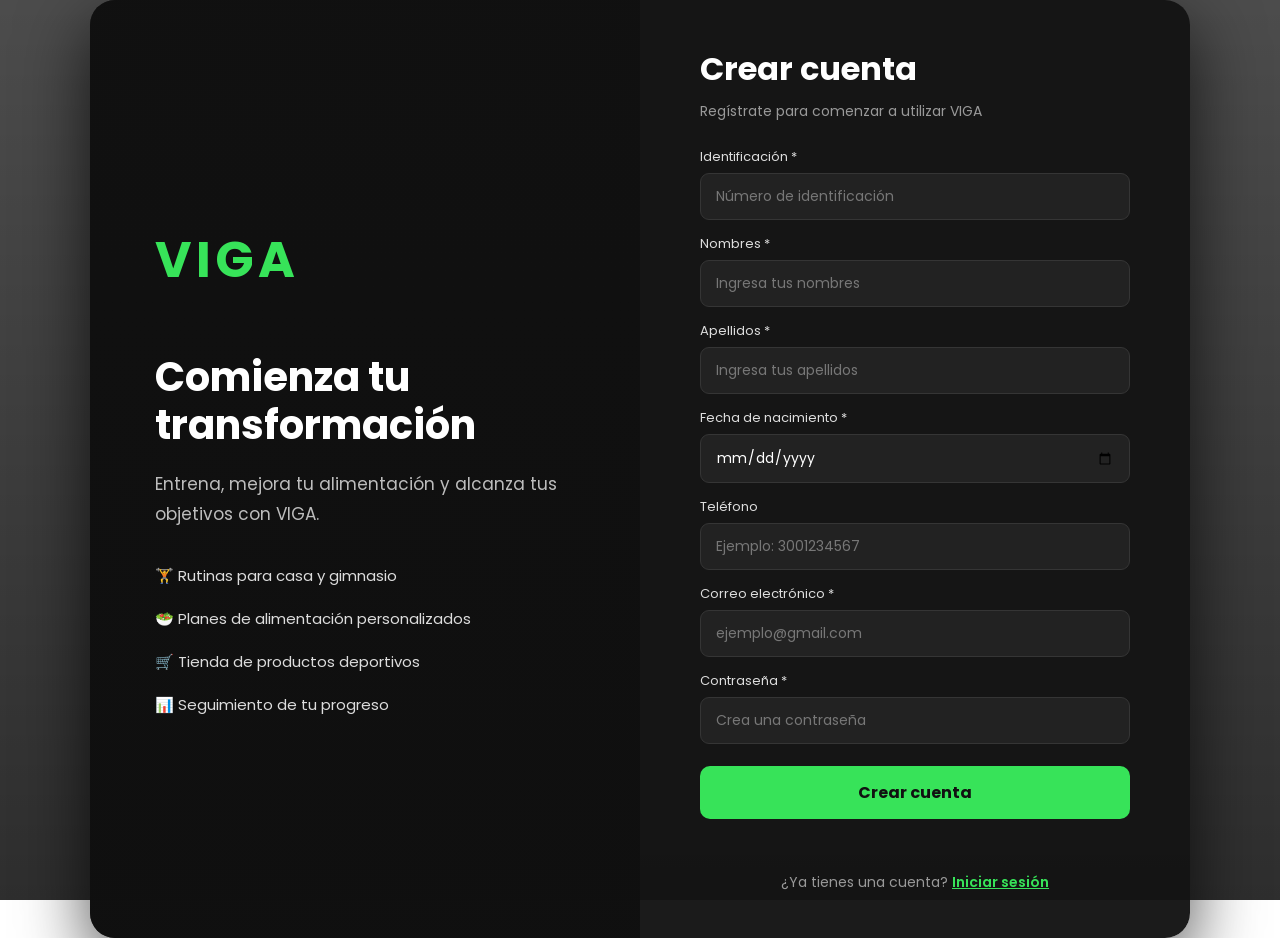
<file: index.html>
<!DOCTYPE html>
<html lang="es">

<head>

    <meta charset="UTF-8">

    <meta name="viewport" content="width=device-width, initial-scale=1.0">

    <title>VIGA | Crear cuenta</title>

    <link rel="stylesheet" href="index.css">

    <link href="https://fonts.googleapis.com/css2?family=Poppins:wght@300;400;500;600;700&display=swap"
        rel="stylesheet">

</head>

<body>

    <div class="contenedor">

        <!-- =====================================
             PARTE IZQUIERDA
        ====================================== -->

        <div class="informacion">

            <div class="logo">
                VIGA
            </div>

            <h1>
                Comienza tu transformación
            </h1>

            <p>
                Entrena, mejora tu alimentación y alcanza
                tus objetivos con VIGA.
            </p>

            <div class="beneficios">

                <div>
                    🏋️ Rutinas para casa y gimnasio
                </div>

                <div>
                    🥗 Planes de alimentación personalizados
                </div>

                <div>
                    🛒 Tienda de productos deportivos
                </div>

                <div>
                    📊 Seguimiento de tu progreso
                </div>

            </div>

        </div>


        <!-- =====================================
             FORMULARIO
        ====================================== -->

        <div class="formulario">

            <h2>
                Crear cuenta
            </h2>

            <p class="subtitulo">
                Regístrate para comenzar a utilizar VIGA
            </p>


            <form id="registroForm">


                <!-- IDENTIFICACIÓN -->

                <div class="campo">

                    <label for="identificacion">
                        Identificación *
                    </label>

                    <input
                        type="text"
                        id="identificacion"
                        placeholder="Número de identificación"
                        required
                    >

                </div>


                <!-- NOMBRES -->

                <div class="campo">

                    <label for="nombres">
                        Nombres *
                    </label>

                    <input
                        type="text"
                        id="nombres"
                        placeholder="Ingresa tus nombres"
                        required
                    >

                </div>


                <!-- APELLIDOS -->

                <div class="campo">

                    <label for="apellidos">
                        Apellidos *
                    </label>

                    <input
                        type="text"
                        id="apellidos"
                        placeholder="Ingresa tus apellidos"
                        required
                    >

                </div>


                <!-- FECHA DE NACIMIENTO -->

                <div class="campo">

                    <label for="fecha_nacimiento">
                        Fecha de nacimiento *
                    </label>

                    <input
                        type="date"
                        id="fecha_nacimiento"
                        required
                    >

                </div>


                <!-- TELÉFONO -->

                <div class="campo">

                    <label for="telefono">
                        Teléfono
                    </label>

                    <input
                        type="tel"
                        id="telefono"
                        placeholder="Ejemplo: 3001234567"
                    >

                </div>


                <!-- CORREO -->

                <div class="campo">

                    <label for="correo">
                        Correo electrónico *
                    </label>

                    <input
                        type="email"
                        id="correo"
                        placeholder="ejemplo@gmail.com"
                        required
                    >

                </div>


                <!-- CONTRASEÑA -->

                <div class="campo">

                    <label for="password">
                        Contraseña *
                    </label>

                    <input
                        type="password"
                        id="password"
                        placeholder="Crea una contraseña"
                        required
                    >

                </div>


                <!-- BOTÓN -->

                <button
                    type="submit"
                    id="btnRegistrar"
                >
                    Crear cuenta
                </button>


            </form>


            <!-- MENSAJE -->

            <p
                id="mensaje"
                class="mensaje"
            ></p>


            <!-- LOGIN -->

            <p class="login">

                ¿Ya tienes una cuenta?

                <a href="login.html">
                    Iniciar sesión
                </a>

            </p>

        </div>

    </div>


    <!-- =====================================
         JAVASCRIPT
    ====================================== -->

    <script>

        const formulario =
            document.getElementById("registroForm");

        const mensaje =
            document.getElementById("mensaje");

        const boton =
            document.getElementById("btnRegistrar");


        formulario.addEventListener(
            "submit",
            async function(event) {

                event.preventDefault();


                // =================================
                // OBTENER DATOS
                // =================================

                const identificacion =
                    document.getElementById(
                        "identificacion"
                    ).value.trim();


                const nombres =
                    document.getElementById(
                        "nombres"
                    ).value.trim();


                const apellidos =
                    document.getElementById(
                        "apellidos"
                    ).value.trim();


                const fecha_nacimiento =
                    document.getElementById(
                        "fecha_nacimiento"
                    ).value;


                const telefono =
                    document.getElementById(
                        "telefono"
                    ).value.trim();


                const correo =
                    document.getElementById(
                        "correo"
                    ).value.trim();


                const password =
                    document.getElementById(
                        "password"
                    ).value;


                // =================================
                // VALIDAR
                // =================================

                if (
                    !identificacion ||
                    !nombres ||
                    !apellidos ||
                    !fecha_nacimiento ||
                    !correo ||
                    !password
                ) {

                    mostrarMensaje(
                        "Completa todos los campos obligatorios.",
                        "error"
                    );

                    return;

                }


                // =================================
                // DESACTIVAR BOTÓN
                // =================================

                boton.disabled = true;

                boton.textContent =
                    "Registrando...";


                try {

                    // =================================
                    // CONECTAR CON APP.JS
                    // =================================

                    const respuesta =
                        await fetch(
                            "http://localhost:3000/registrar",
                            {

                                method: "POST",

                                headers: {

                                    "Content-Type":
                                        "application/json"

                                },

                                body:
                                    JSON.stringify({

                                        identificacion:
                                            identificacion,

                                        nombres:
                                            nombres,

                                        apellidos:
                                            apellidos,

                                        fecha_nacimiento:
                                            fecha_nacimiento,

                                        telefono:
                                            telefono,

                                        correo:
                                            correo,

                                        password:
                                            password

                                    })

                            }
                        );


                    const datos =
                        await respuesta.json();


                    // =================================
                    // ERROR
                    // =================================

                    if (!respuesta.ok) {

                        mostrarMensaje(
                            datos.error ||
                            "No se pudo registrar el usuario.",
                            "error"
                        );

                        boton.disabled =
                            false;

                        boton.textContent =
                            "Crear cuenta";

                        return;

                    }


                    // =================================
                    // REGISTRO CORRECTO
                    // =================================

                    mostrarMensaje(
                        "¡Cuenta creada correctamente!",
                        "correcto"
                    );


                    // Guardar identificación
                    // para cuenta.html

                    localStorage.setItem(
                        "identificacionUsuario",
                        identificacion
                    );


                    localStorage.setItem(
                        "nombreUsuario",
                        nombres
                    );


                    localStorage.setItem(
                        "usuarioLogueado",
                        "true"
                    );


                    // =================================
                    // IR AL INICIO
                    // =================================

                    setTimeout(
                        function() {

                            window.location.href =
                                "inicio.html";

                        },
                        800
                    );


                } catch (error) {

                    console.error(error);


                    mostrarMensaje(
                        "No se pudo conectar con el servidor. Verifica que app.js esté ejecutándose.",
                        "error"
                    );


                    boton.disabled =
                        false;

                    boton.textContent =
                        "Crear cuenta";

                }

            }
        );


        // ==========================================
        // MOSTRAR MENSAJE
        // ==========================================

        function mostrarMensaje(
            texto,
            tipo
        ) {

            mensaje.textContent =
                texto;

            mensaje.className =
                "mensaje " + tipo;

        }

    </script>

</body>

</html>
</file>
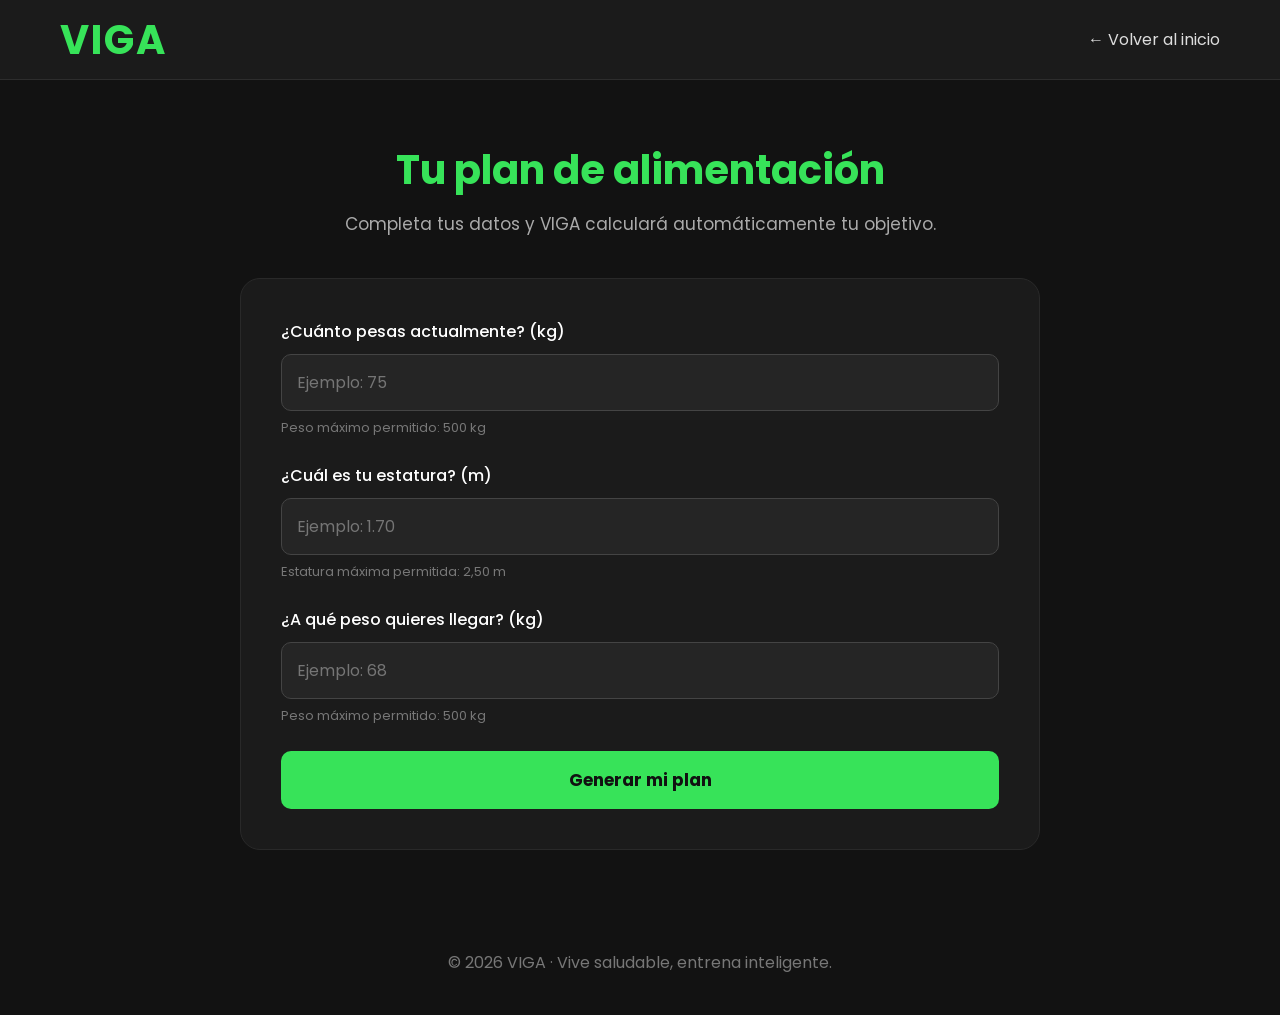
<file: alimentacion.html>
<!DOCTYPE html>
<html lang="es">

<head>

    <meta charset="UTF-8">

    <meta name="viewport" content="width=device-width, initial-scale=1.0">

    <title>VIGA | Alimentación</title>

    <link
        href="https://fonts.googleapis.com/css2?family=Poppins:wght@300;400;500;600;700&display=swap"
        rel="stylesheet"
    >

    <!-- TEMA GLOBAL -->
    <script src="tema.js"></script>

    <style>

        * {
            margin: 0;
            padding: 0;
            box-sizing: border-box;
            font-family: 'Poppins', sans-serif;
        }

        body {
            background: #121212;
            color: white;
            min-height: 100vh;
        }

        /* =========================
           HEADER
        ========================= */

        header {
            height: 80px;
            background: #1b1b1b;
            border-bottom: 1px solid #2d2d2d;

            display: flex;
            align-items: center;
            justify-content: space-between;

            padding: 0 60px;
        }

        .logo {
            color: #37E359;
            font-size: 40px;
            font-weight: 700;
            letter-spacing: 2px;
        }

        .volver {
            color: #ddd;
            text-decoration: none;
            font-size: 16px;
            transition: .3s;
        }

        .volver:hover {
            color: #37E359;
        }

        /* =========================
           CONTENEDOR
        ========================= */

        .contenedor {
            width: 90%;
            max-width: 800px;
            margin: 60px auto;
        }

        /* =========================
           TITULO
        ========================= */

        .titulo {
            text-align: center;
            margin-bottom: 40px;
        }

        .titulo h1 {
            font-size: 40px;
            color: #37E359;
            margin-bottom: 10px;
        }

        .titulo p {
            color: #aaa;
            font-size: 17px;
            line-height: 28px;
        }

        /* =========================
           FORMULARIO
        ========================= */

        .formulario {
            background: #1b1b1b;
            padding: 40px;
            border-radius: 20px;
            border: 1px solid #292929;
        }

        /* =========================
           CAMPOS
        ========================= */

        .campo {
            margin-bottom: 25px;
        }

        .campo label {
            display: block;
            margin-bottom: 10px;
            font-weight: 500;
        }

        .campo input {
            width: 100%;
            padding: 15px;

            border: 1px solid #444;
            border-radius: 10px;

            background: #252525;
            color: white;

            font-size: 16px;
            outline: none;
        }

        .campo input:focus {
            border-color: #37E359;
            box-shadow: 0 0 0 2px rgba(55, 227, 89, 0.10);
        }

        .campo small {
            display: block;
            color: #777;
            margin-top: 7px;
            font-size: 13px;
        }

        /* =========================
           BOTON
        ========================= */

        .boton {
            width: 100%;
            padding: 16px;

            border: none;
            border-radius: 10px;

            background: #37E359;
            color: #111;

            font-size: 17px;
            font-weight: 700;

            cursor: pointer;
            transition: .3s;
        }

        .boton:hover {
            background: #65ef7d;
            transform: translateY(-2px);
        }

        /* =========================
           RESULTADO
        ========================= */

        #resultado {
            margin-top: 25px;
            text-align: center;
            padding: 15px;
            border-radius: 10px;
            display: none;
        }

        .bajar {
            background: #302020;
            color: #ff7b7b;
        }

        .subir {
            background: #203025;
            color: #6df38a;
        }

        .mantener {
            background: #252525;
            color: #ddd;
        }

        /* =========================
           FOOTER
        ========================= */

        footer {
            text-align: center;
            color: #777;
            padding: 40px;
        }

        /* =========================
           MODO CLARO
        ========================= */

        html.tema-claro body,
        body.tema-claro {
            background: #f5f5f5;
            color: #222;
        }

        html.tema-claro header,
        body.tema-claro header {
            background: #ffffff;
            border-bottom-color: #dddddd;
        }

        html.tema-claro .volver,
        body.tema-claro .volver {
            color: #555;
        }

        html.tema-claro .volver:hover,
        body.tema-claro .volver:hover {
            color: #37E359;
        }

        html.tema-claro .titulo p,
        body.tema-claro .titulo p {
            color: #666;
        }

        html.tema-claro .formulario,
        body.tema-claro .formulario {
            background: #ffffff;
            border-color: #dddddd;
        }

        html.tema-claro .campo input,
        body.tema-claro .campo input {
            background: #f1f1f1;
            color: #222;
            border-color: #cccccc;
        }

        html.tema-claro .campo input::placeholder,
        body.tema-claro .campo input::placeholder {
            color: #888;
        }

        html.tema-claro .campo small,
        body.tema-claro .campo small {
            color: #777;
        }

        html.tema-claro .bajar,
        body.tema-claro .bajar {
            background: #ffeaea;
            color: #c62828;
        }

        html.tema-claro .subir,
        body.tema-claro .subir {
            background: #e8f8ec;
            color: #16833a;
        }

        html.tema-claro .mantener,
        body.tema-claro .mantener {
            background: #eeeeee;
            color: #444;
        }

        html.tema-claro footer,
        body.tema-claro footer {
            color: #666;
        }

        /* =========================
           RESPONSIVE
        ========================= */

        @media (max-width: 600px) {

            header {
                padding: 0 25px;
            }

            .logo {
                font-size: 32px;
            }

            .contenedor {
                margin: 35px auto;
            }

            .formulario {
                padding: 25px;
            }

            .titulo h1 {
                font-size: 30px;
            }

        }

    </style>

</head>


<body>


<!-- =========================
     HEADER
========================= -->

<header>

    <div class="logo">
        VIGA
    </div>

    <a
        href="inicio.html"
        class="volver"
    >
        ← Volver al inicio
    </a>

</header>


<!-- =========================
     CONTENIDO
========================= -->

<div class="contenedor">


    <div class="titulo">

        <h1>
            Tu plan de alimentación
        </h1>

        <p>
            Completa tus datos y VIGA calculará
            automáticamente tu objetivo.
        </p>

    </div>


    <div class="formulario">


        <!-- PESO ACTUAL -->

        <div class="campo">

            <label for="pesoActual">

                ¿Cuánto pesas actualmente? (kg)

            </label>

            <input
                type="number"
                id="pesoActual"
                placeholder="Ejemplo: 75"
                min="1"
                max="500"
                step="0.1"
                required
            >

            <small>
                Peso máximo permitido: 500 kg
            </small>

        </div>


        <!-- ESTATURA -->

        <div class="campo">

            <label for="estatura">

                ¿Cuál es tu estatura? (m)

            </label>

            <input
                type="number"
                id="estatura"
                placeholder="Ejemplo: 1.70"
                min="0.50"
                max="2.50"
                step="0.01"
                required
            >

            <small>
                Estatura máxima permitida: 2,50 m
            </small>

        </div>


        <!-- PESO OBJETIVO -->

        <div class="campo">

            <label for="pesoObjetivo">

                ¿A qué peso quieres llegar? (kg)

            </label>

            <input
                type="number"
                id="pesoObjetivo"
                placeholder="Ejemplo: 68"
                min="1"
                max="500"
                step="0.1"
                required
            >

            <small>
                Peso máximo permitido: 500 kg
            </small>

        </div>


        <!-- BOTON -->

        <button
            type="button"
            class="boton"
            onclick="generarPlan()"
        >

            Generar mi plan

        </button>


        <!-- RESULTADO -->

        <div id="resultado"></div>


    </div>

</div>


<!-- =========================
     FOOTER
========================= -->

<footer>

    © 2026 VIGA ·
    Vive saludable, entrena inteligente.

</footer>


<script>

/* =====================================================
   GENERAR PLAN
===================================================== */

function generarPlan() {

    const pesoActual =
        parseFloat(
            document.getElementById("pesoActual").value
        );

    const estatura =
        parseFloat(
            document.getElementById("estatura").value
        );

    const pesoObjetivo =
        parseFloat(
            document.getElementById("pesoObjetivo").value
        );


    /* VALIDAR PESO ACTUAL */

    if (
        isNaN(pesoActual) ||
        pesoActual < 1 ||
        pesoActual > 500
    ) {

        alert(
            "El peso actual debe estar entre 1 y 500 kg."
        );

        return;

    }


    /* VALIDAR ESTATURA */

    if (
        isNaN(estatura) ||
        estatura < 0.50 ||
        estatura > 2.50
    ) {

        alert(
            "La estatura debe estar entre 0,50 m y 2,50 m."
        );

        return;

    }


    /* VALIDAR PESO OBJETIVO */

    if (
        isNaN(pesoObjetivo) ||
        pesoObjetivo < 1 ||
        pesoObjetivo > 500
    ) {

        alert(
            "El peso objetivo debe estar entre 1 y 500 kg."
        );

        return;

    }


    /* CALCULAR OBJETIVO */

    let objetivo;


    if (pesoObjetivo < pesoActual) {

        objetivo = "bajar";

    }

    else if (pesoObjetivo > pesoActual) {

        objetivo = "subir";

    }

    else {

        objetivo = "mantener";

    }


    /* MOSTRAR RESULTADO */

    const resultado =
        document.getElementById("resultado");


    resultado.style.display = "block";


    if (objetivo === "bajar") {

        resultado.className = "bajar";

        resultado.innerHTML =
            "Tu objetivo es <strong>bajar de peso</strong>.";

    }

    else if (objetivo === "subir") {

        resultado.className = "subir";

        resultado.innerHTML =
            "Tu objetivo es <strong>aumentar de peso</strong>.";

    }

    else {

        resultado.className = "mantener";

        resultado.innerHTML =
            "Tu objetivo es <strong>mantener tu peso</strong>.";

    }


    /* IR A PLAN.HTML */

    setTimeout(function() {

        window.location.href =
            "plan.html" +

            "?actual=" +
            encodeURIComponent(pesoActual) +

            "&estatura=" +
            encodeURIComponent(estatura) +

            "&objetivo=" +
            encodeURIComponent(pesoObjetivo) +

            "&tipo=" +
            encodeURIComponent(objetivo);

    }, 1000);

}


/* =====================================================
   LIMITAR PESO ACTUAL
===================================================== */

document
    .getElementById("pesoActual")
    .addEventListener("input", function () {

        if (parseFloat(this.value) > 500) {

            this.value = 500;

        }

    });


/* =====================================================
   LIMITAR PESO OBJETIVO
===================================================== */

document
    .getElementById("pesoObjetivo")
    .addEventListener("input", function () {

        if (parseFloat(this.value) > 500) {

            this.value = 500;

        }

    });


/* =====================================================
   LIMITAR ESTATURA
===================================================== */

document
    .getElementById("estatura")
    .addEventListener("input", function () {

        if (parseFloat(this.value) > 2.50) {

            this.value = 2.50;

        }

    });

</script>


</body>

</html>
</file>
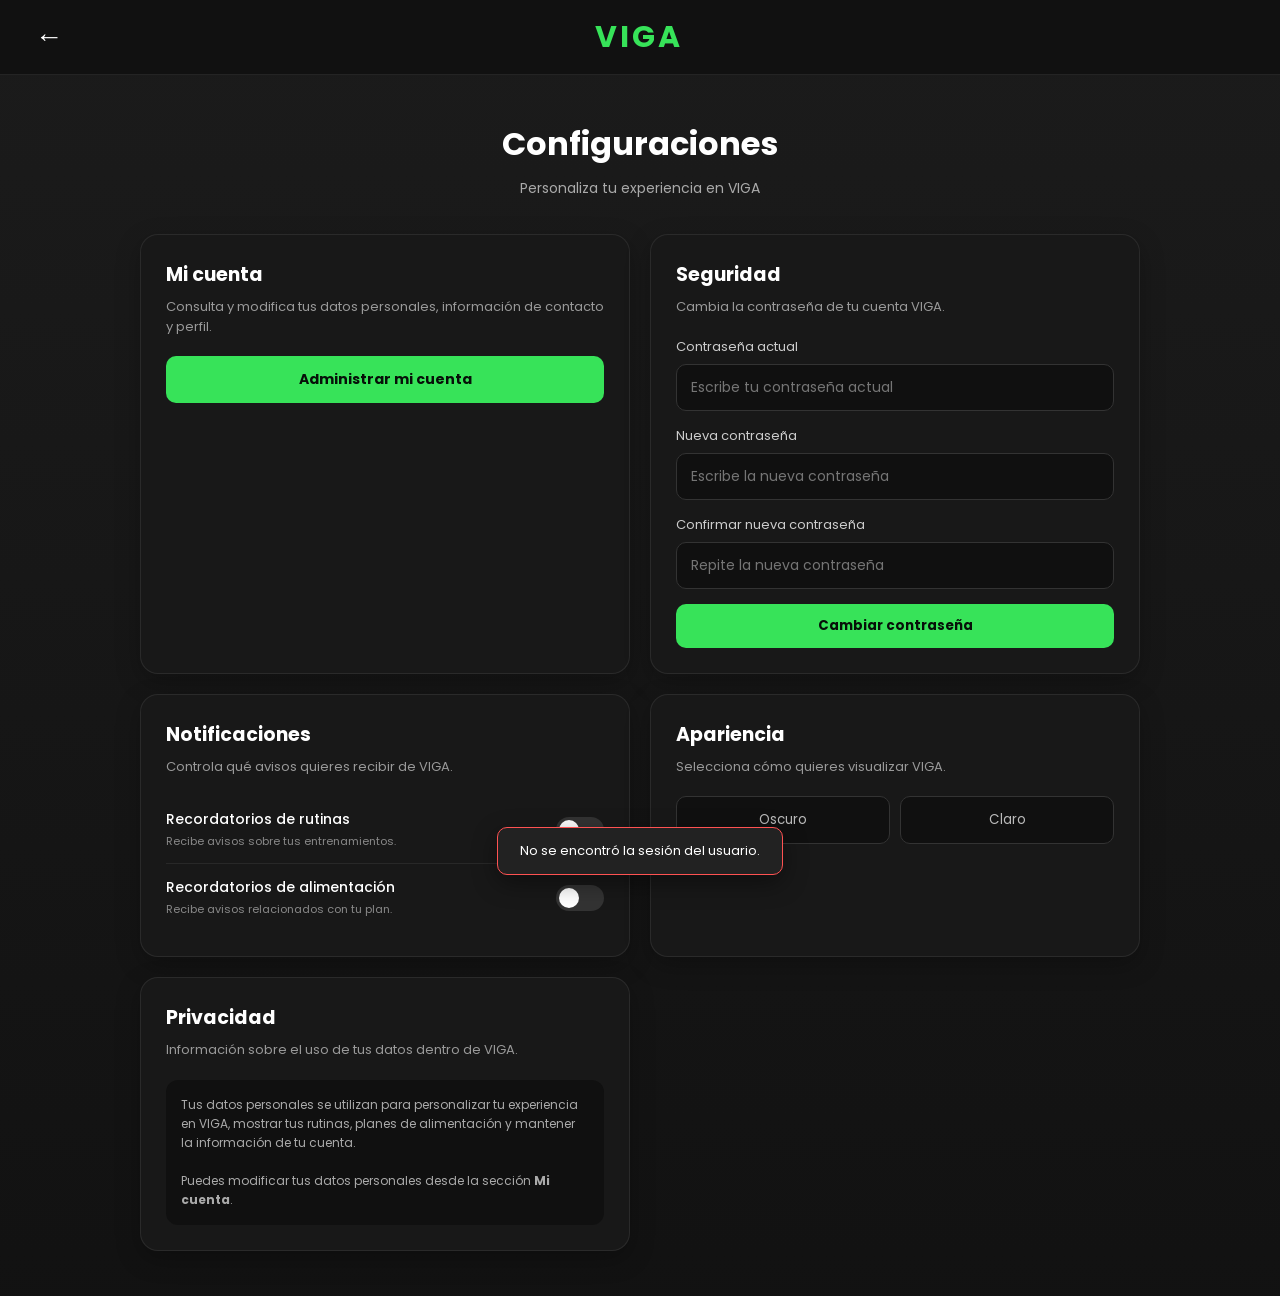
<file: configuracion.html>
<!DOCTYPE html>
<html lang="es">

<head>

    <meta charset="UTF-8">

    <meta
        name="viewport"
        content="width=device-width, initial-scale=1.0"
    >

    <title>VIGA - Configuraciones</title>

    <link
        href="https://fonts.googleapis.com/css2?family=Poppins:wght@400;500;600;700&display=swap"
        rel="stylesheet"
    >

    <style>

        * {
            margin: 0;
            padding: 0;
            box-sizing: border-box;
        }

        body {

            font-family: "Poppins", sans-serif;

            background:
                linear-gradient(
                    rgba(10, 10, 10, 0.93),
                    rgba(10, 10, 10, 0.97)
                );

            color: white;

            min-height: 100vh;

            transition:
                background 0.3s,
                color 0.3s;
        }


        /* ================================
           HEADER
        ================================= */

        header {

            height: 75px;

            display: flex;

            align-items: center;

            justify-content: space-between;

            padding: 0 35px;

            border-bottom:
                1px solid rgba(255,255,255,0.08);

            background: #111;

            position: sticky;

            top: 0;

            z-index: 100;
        }


        .volver {

            color: white;

            text-decoration: none;

            font-size: 28px;

            cursor: pointer;

            transition: 0.2s;
        }


        .volver:hover {

            color: #37e359;

            transform: translateX(-3px);
        }


        .logo {

            font-size: 30px;

            font-weight: 700;

            letter-spacing: 3px;

            color: #37e359;
        }


        .espacio {

            width: 30px;
        }


        /* ================================
           CONTENEDOR
        ================================= */

        .contenedor {

            width: 90%;

            max-width: 1000px;

            margin: 45px auto;

        }


        .titulo {

            text-align: center;

            margin-bottom: 10px;

            font-size: 32px;

            font-weight: 700;
        }


        .subtitulo {

            text-align: center;

            color: #aaa;

            margin-bottom: 35px;

            font-size: 14px;
        }


        /* ================================
           TARJETAS
        ================================= */

        .configuraciones {

            display: grid;

            grid-template-columns:
                repeat(2, minmax(0, 1fr));

            gap: 20px;
        }


        .tarjeta {

            background: #181818;

            border:
                1px solid rgba(255,255,255,0.08);

            border-radius: 18px;

            padding: 25px;

            transition:
                transform 0.2s,
                border 0.2s;

            box-shadow:
                0 8px 25px rgba(0,0,0,0.25);
        }


        .tarjeta:hover {

            transform: translateY(-3px);

            border-color:
                rgba(55,227,89,0.45);
        }


        .tarjeta h2 {

            font-size: 19px;

            margin-bottom: 8px;

            color: white;
        }


        .descripcion {

            color: #999;

            font-size: 13px;

            margin-bottom: 20px;

            line-height: 1.5;
        }


        /* ================================
           MI CUENTA
        ================================= */

        .cuenta-boton {

            width: 100%;

            padding: 13px;

            border: none;

            border-radius: 10px;

            background: #37e359;

            color: #071009;

            font-family: inherit;

            font-size: 14px;

            font-weight: 700;

            cursor: pointer;

            transition: 0.2s;
        }


        .cuenta-boton:hover {

            background: #2fd04f;

            transform: scale(1.01);
        }


        /* ================================
           CAMPOS
        ================================= */

        .campo {

            margin-bottom: 15px;
        }


        .campo label {

            display: block;

            margin-bottom: 7px;

            color: #ccc;

            font-size: 13px;
        }


        .campo input {

            width: 100%;

            padding: 12px 14px;

            border-radius: 10px;

            border:
                1px solid #333;

            background: #101010;

            color: white;

            outline: none;

            font-family: inherit;

            font-size: 14px;

            transition: 0.2s;
        }


        .campo input:focus {

            border-color: #37e359;
        }


        .boton {

            width: 100%;

            padding: 12px;

            border: none;

            border-radius: 10px;

            background: #37e359;

            color: #071009;

            font-family: inherit;

            font-weight: 700;

            cursor: pointer;

            transition: 0.2s;
        }


        .boton:hover {

            background: #2fd04f;
        }


        .boton-secundario {

            margin-top: 10px;

            background: #292929;

            color: white;
        }


        .boton-secundario:hover {

            background: #333;
        }


        /* ================================
           NOTIFICACIONES
        ================================= */

        .opcion {

            display: flex;

            align-items: center;

            justify-content: space-between;

            padding: 13px 0;

            border-bottom:
                1px solid rgba(255,255,255,0.07);
        }


        .opcion:last-child {

            border-bottom: none;
        }


        .opcion-texto {

            padding-right: 15px;
        }


        .opcion-titulo {

            font-size: 14px;

            color: white;

            font-weight: 500;
        }


        .opcion-descripcion {

            color: #888;

            font-size: 11px;

            margin-top: 3px;
        }


        /* ================================
           SWITCH
        ================================= */

        .switch {

            position: relative;

            width: 48px;

            height: 26px;

            flex-shrink: 0;
        }


        .switch input {

            opacity: 0;

            width: 0;

            height: 0;
        }


        .slider {

            position: absolute;

            cursor: pointer;

            inset: 0;

            background: #333;

            border-radius: 30px;

            transition: 0.3s;
        }


        .slider::before {

            content: "";

            position: absolute;

            width: 20px;

            height: 20px;

            left: 3px;

            top: 3px;

            background: white;

            border-radius: 50%;

            transition: 0.3s;
        }


        .switch input:checked + .slider {

            background: #37e359;
        }


        .switch input:checked + .slider::before {

            transform: translateX(22px);
        }


        /* ================================
           APARIENCIA
        ================================= */

        .tema-opciones {

            display: flex;

            gap: 10px;
        }


        .tema {

            flex: 1;

            padding: 13px;

            border:
                1px solid #333;

            border-radius: 10px;

            background: #101010;

            color: #bbb;

            cursor: pointer;

            font-family: inherit;

            transition: 0.2s;
        }


        .tema:hover {

            border-color: #37e359;
        }


        .tema.activo {

            border-color: #37e359;

            background:
                rgba(55,227,89,0.12);

            color: #37e359;
        }


        /* ================================
           PRIVACIDAD
        ================================= */

        .privacidad-box {

            background: #101010;

            border-radius: 12px;

            padding: 15px;

            color: #aaa;

            font-size: 12px;

            line-height: 1.6;
        }


        /* ================================
           MENSAJES
        ================================= */

        #mensaje {

            position: fixed;

            bottom: 25px;

            left: 50%;

            transform: translateX(-50%);

            background: #222;

            color: white;

            padding: 13px 22px;

            border-radius: 10px;

            font-size: 13px;

            display: none;

            z-index: 999;

            box-shadow:
                0 8px 25px rgba(0,0,0,0.4);
        }


        #mensaje.exito {

            border:
                1px solid #37e359;
        }


        #mensaje.error {

            border:
                1px solid #ff5252;
        }


        /* ================================
           TEMA CLARO
        ================================= */

        body.claro {

            background: #f3f3f3;

            color: #111;
        }


        body.claro header {

            background: white;

            border-bottom:
                1px solid #ddd;
        }


        body.claro .volver {

            color: #111;
        }


        body.claro .titulo {

            color: #111;
        }


        body.claro .subtitulo {

            color: #666;
        }


        body.claro .tarjeta {

            background: white;

            border:
                1px solid #ddd;

            box-shadow:
                0 5px 20px rgba(0,0,0,0.08);
        }


        body.claro .tarjeta h2 {

            color: #111;
        }


        body.claro .opcion-titulo {

            color: #111;
        }


        body.claro .campo label {

            color: #333;
        }


        body.claro .campo input {

            background: #f7f7f7;

            color: #111;

            border-color: #ddd;
        }


        body.claro .tema {

            background: #f7f7f7;

            color: #555;

            border-color: #ddd;
        }


        body.claro .tema.activo {

            color: #159c35;

            border-color: #37e359;

            background:
                rgba(55,227,89,0.1);
        }


        body.claro .privacidad-box {

            background: #f4f4f4;

            color: #666;
        }


        /* ================================
           RESPONSIVE
        ================================= */

        @media (max-width: 750px) {

            header {

                padding: 0 20px;
            }


            .logo {

                font-size: 24px;
            }


            .configuraciones {

                grid-template-columns: 1fr;
            }


            .contenedor {

                width: 92%;

                margin-top: 30px;
            }


            .titulo {

                font-size: 27px;
            }

        }

    </style>

    <link rel="stylesheet" href="tema.css">
    <script src="tema.js"></script>
</head>


<body>


    <!-- ================================
         HEADER
    ================================= -->

    <header>

        <a
            href="#"
            class="volver"
            onclick="volverInicio(event)"
        >
            ←
        </a>


        <div class="logo">
            VIGA
        </div>


        <div class="espacio"></div>

    </header>



    <!-- ================================
         CONTENIDO
    ================================= -->

    <main class="contenedor">


        <h1 class="titulo">
            Configuraciones
        </h1>


        <p class="subtitulo">
            Personaliza tu experiencia en VIGA
        </p>



        <section class="configuraciones">


            <!-- ============================
                 MI CUENTA
            ============================= -->

            <div class="tarjeta">

                <h2>
                    Mi cuenta
                </h2>

                <p class="descripcion">
                    Consulta y modifica tus datos personales,
                    información de contacto y perfil.
                </p>

                <button
                    class="cuenta-boton"
                    onclick="irCuenta()"
                >
                    Administrar mi cuenta
                </button>

            </div>



            <!-- ============================
                 SEGURIDAD
            ============================= -->

            <div class="tarjeta">

                <h2>
                    Seguridad
                </h2>

                <p class="descripcion">
                    Cambia la contraseña de tu cuenta VIGA.
                </p>


                <div class="campo">

                    <label>
                        Contraseña actual
                    </label>

                    <input
                        type="password"
                        id="passwordActual"
                        placeholder="Escribe tu contraseña actual"
                    >

                </div>


                <div class="campo">

                    <label>
                        Nueva contraseña
                    </label>

                    <input
                        type="password"
                        id="passwordNueva"
                        placeholder="Escribe la nueva contraseña"
                    >

                </div>


                <div class="campo">

                    <label>
                        Confirmar nueva contraseña
                    </label>

                    <input
                        type="password"
                        id="passwordConfirmar"
                        placeholder="Repite la nueva contraseña"
                    >

                </div>


                <button
                    class="boton"
                    onclick="cambiarPassword()"
                >
                    Cambiar contraseña
                </button>

            </div>



            <!-- ============================
                 NOTIFICACIONES
            ============================= -->

            <div class="tarjeta">

                <h2>
                    Notificaciones
                </h2>

                <p class="descripcion">
                    Controla qué avisos quieres recibir de VIGA.
                </p>


                <div class="opcion">

                    <div class="opcion-texto">

                        <div class="opcion-titulo">
                            Recordatorios de rutinas
                        </div>

                        <div class="opcion-descripcion">
                            Recibe avisos sobre tus entrenamientos.
                        </div>

                    </div>


                    <label class="switch">

                        <input
                            type="checkbox"
                            id="notificacionesRutina"
                            onchange="guardarConfiguraciones()"
                        >

                        <span class="slider"></span>

                    </label>

                </div>



                <div class="opcion">

                    <div class="opcion-texto">

                        <div class="opcion-titulo">
                            Recordatorios de alimentación
                        </div>

                        <div class="opcion-descripcion">
                            Recibe avisos relacionados con tu plan.
                        </div>

                    </div>


                    <label class="switch">

                        <input
                            type="checkbox"
                            id="notificacionesAlimentacion"
                            onchange="guardarConfiguraciones()"
                        >

                        <span class="slider"></span>

                    </label>

                </div>

            </div>



            <!-- ============================
                 APARIENCIA
            ============================= -->

            <div class="tarjeta">

                <h2>
                    Apariencia
                </h2>

                <p class="descripcion">
                    Selecciona cómo quieres visualizar VIGA.
                </p>


                <div class="tema-opciones">

                    <button
                        class="tema"
                        id="temaOscuro"
                        onclick="seleccionarTema('oscuro')"
                    >
                        Oscuro
                    </button>


                    <button
                        class="tema"
                        id="temaClaro"
                        onclick="seleccionarTema('claro')"
                    >
                        Claro
                    </button>

                </div>

            </div>



            <!-- ============================
                 PRIVACIDAD
            ============================= -->

            <div class="tarjeta">

                <h2>
                    Privacidad
                </h2>

                <p class="descripcion">
                    Información sobre el uso de tus datos
                    dentro de VIGA.
                </p>


                <div class="privacidad-box">

                    Tus datos personales se utilizan para
                    personalizar tu experiencia en VIGA,
                    mostrar tus rutinas, planes de alimentación
                    y mantener la información de tu cuenta.

                    <br><br>

                    Puedes modificar tus datos personales
                    desde la sección <strong>Mi cuenta</strong>.

                </div>

            </div>


        </section>

    </main>



    <!-- ================================
         MENSAJE
    ================================= -->

    <div id="mensaje"></div>



    <script>

        const API =
            "http://localhost:3000";


        let identificacion = null;

        let usuarioActual = null;



        /* =================================
           OBTENER IDENTIFICACIÓN
        ================================= */

        function obtenerIdentificacion() {

            const parametros =
                new URLSearchParams(
                    window.location.search
                );


            const idURL =
                parametros.get("id");


            if (idURL) {

                return idURL;

            }


            const usuarioGuardado =
                localStorage.getItem("usuario");


            if (usuarioGuardado) {

                try {

                    const usuario =
                        JSON.parse(usuarioGuardado);


                    if (usuario.identificacion) {

                        return usuario.identificacion;

                    }

                }
                catch (error) {

                    console.error(error);

                }

            }


            return null;
        }



        /* =================================
           MENSAJE
        ================================= */

        function mostrarMensaje(
            texto,
            tipo = "exito"
        ) {

            const mensaje =
                document.getElementById("mensaje");


            mensaje.textContent =
                texto;


            mensaje.className =
                tipo;


            mensaje.style.display =
                "block";


            setTimeout(function () {

                mensaje.style.display =
                    "none";

            }, 3000);

        }



        /* =================================
           VOLVER A INICIO
        ================================= */

        function volverInicio(event) {

            event.preventDefault();


            if (!identificacion) {

                window.location.href =
                    "inicio.html";

                return;

            }


            window.location.href =
                "inicio.html?id=" +
                encodeURIComponent(
                    identificacion
                );
        }



        /* =================================
           IR A MI CUENTA
        ================================= */

        function irCuenta() {

            if (!identificacion) {

                mostrarMensaje(
                    "No se encontró la identificación del usuario.",
                    "error"
                );

                return;

            }


            window.location.href =
                "cuenta.html?id=" +
                encodeURIComponent(
                    identificacion
                );

        }



        /* =================================
           CARGAR USUARIO
        ================================= */

        async function cargarUsuario() {

            if (!identificacion) {

                mostrarMensaje(
                    "No se encontró la sesión del usuario.",
                    "error"
                );

                return;

            }


            try {

                const respuesta =
                    await fetch(
                        API +
                        "/usuario/" +
                        encodeURIComponent(
                            identificacion
                        )
                    );


                if (!respuesta.ok) {

                    throw new Error(
                        "No se pudo obtener el usuario."
                    );

                }


                usuarioActual =
                    await respuesta.json();


                /* -------------------------
                   NOTIFICACIONES
                ------------------------- */

                document.getElementById(
                    "notificacionesRutina"
                ).checked =
                    Number(
                        usuarioActual.notificaciones_rutina
                    ) === 1;


                document.getElementById(
                    "notificacionesAlimentacion"
                ).checked =
                    Number(
                        usuarioActual.notificaciones_alimentacion
                    ) === 1;


                /* -------------------------
                   TEMA
                ------------------------- */

                const tema =
                    usuarioActual.tema === "claro"
                        ? "claro"
                        : "oscuro";


                aplicarTema(
                    tema
                );


                /* -------------------------
                   ACTUALIZAR LOCALSTORAGE
                ------------------------- */

                const usuarioGuardado = {

                    ...usuarioActual

                };


                localStorage.setItem(
                    "usuario",
                    JSON.stringify(
                        usuarioGuardado
                    )
                );

            }
            catch (error) {

                console.error(error);


                mostrarMensaje(
                    "No se pudo conectar con el servidor.",
                    "error"
                );

            }

        }



        /* =================================
           APLICAR TEMA
        ================================= */

        function aplicarTema(tema) {

            if (window.vigaAplicarTema) {
                window.vigaAplicarTema(tema);
            } else {
                localStorage.setItem(
                    "vigaTema",
                    tema === "claro" ? "claro" : "oscuro"
                );
            }

            if (tema === "claro") {

                document.body.classList.add(
                    "claro"
                );

            }
            else {

                document.body.classList.remove(
                    "claro"
                );

            }


            document.getElementById(
                "temaOscuro"
            ).classList.toggle(
                "activo",
                tema === "oscuro"
            );


            document.getElementById(
                "temaClaro"
            ).classList.toggle(
                "activo",
                tema === "claro"
            );

        }



        /* =================================
           SELECCIONAR TEMA
        ================================= */

        async function seleccionarTema(
            tema
        ) {

            aplicarTema(
                tema
            );


            await guardarConfiguraciones();

        }



        /* =================================
           GUARDAR CONFIGURACIONES
        ================================= */

        async function guardarConfiguraciones() {

            if (!identificacion) {

                return;

            }


            const tema =
                document.body.classList.contains(
                    "claro"
                )
                    ? "claro"
                    : "oscuro";

            localStorage.setItem("vigaTema", tema);

            if (window.vigaAplicarTema) {
                window.vigaAplicarTema(tema);
            }


            const rutina =
                document.getElementById(
                    "notificacionesRutina"
                ).checked
                    ? 1
                    : 0;


            const alimentacion =
                document.getElementById(
                    "notificacionesAlimentacion"
                ).checked
                    ? 1
                    : 0;


            try {

                const respuesta =
                    await fetch(
                        API +
                        "/configuracion/" +
                        encodeURIComponent(
                            identificacion
                        ),
                        {

                            method: "PUT",

                            headers: {

                                "Content-Type":
                                    "application/json"

                            },

                            body: JSON.stringify({

                                tema:
                                    tema,

                                notificaciones_rutina:
                                    rutina,

                                notificaciones_alimentacion:
                                    alimentacion

                            })

                        }
                    );


                const datos =
                    await respuesta.json();


                if (!respuesta.ok) {

                    throw new Error(
                        datos.mensaje ||
                        "No se pudieron guardar las configuraciones."
                    );

                }


                /* -------------------------
                   ACTUALIZAR LOCALSTORAGE
                ------------------------- */

                if (usuarioActual) {

                    usuarioActual.tema =
                        tema;

                    usuarioActual.notificaciones_rutina =
                        rutina;

                    usuarioActual.notificaciones_alimentacion =
                        alimentacion;


                    localStorage.setItem(
                        "usuario",
                        JSON.stringify(
                            usuarioActual
                        )
                    );

                }


                mostrarMensaje(
                    "Configuración guardada correctamente.",
                    "exito"
                );

            }
            catch (error) {

                console.error(error);


                mostrarMensaje(
                    error.message ||
                    "No se pudo conectar con el servidor.",
                    "error"
                );

            }

        }



        /* =================================
           CAMBIAR CONTRASEÑA
        ================================= */

        async function cambiarPassword() {

            if (!identificacion) {

                mostrarMensaje(
                    "No se encontró la sesión del usuario.",
                    "error"
                );

                return;

            }


            const passwordActual =
                document.getElementById(
                    "passwordActual"
                ).value.trim();


            const passwordNueva =
                document.getElementById(
                    "passwordNueva"
                ).value.trim();


            const passwordConfirmar =
                document.getElementById(
                    "passwordConfirmar"
                ).value.trim();



            if (
                !passwordActual ||
                !passwordNueva ||
                !passwordConfirmar
            ) {

                mostrarMensaje(
                    "Completa todos los campos de contraseña.",
                    "error"
                );

                return;

            }



            if (
                passwordNueva !==
                passwordConfirmar
            ) {

                mostrarMensaje(
                    "Las nuevas contraseñas no coinciden.",
                    "error"
                );

                return;

            }



            if (
                passwordNueva.length < 4
            ) {

                mostrarMensaje(
                    "La nueva contraseña debe tener al menos 4 caracteres.",
                    "error"
                );

                return;

            }



            try {

                const respuesta =
                    await fetch(
                        API +
                        "/configuracion/" +
                        encodeURIComponent(
                            identificacion
                        ) +
                        "/password",
                        {

                            method: "PUT",

                            headers: {

                                "Content-Type":
                                    "application/json"

                            },

                            body: JSON.stringify({

                                passwordActual:
                                    passwordActual,

                                passwordNueva:
                                    passwordNueva

                            })

                        }
                    );


                const datos =
                    await respuesta.json();


                if (!respuesta.ok) {

                    throw new Error(
                        datos.mensaje ||
                        "No se pudo cambiar la contraseña."
                    );

                }


                document.getElementById(
                    "passwordActual"
                ).value = "";


                document.getElementById(
                    "passwordNueva"
                ).value = "";


                document.getElementById(
                    "passwordConfirmar"
                ).value = "";


                mostrarMensaje(
                    "Contraseña cambiada correctamente.",
                    "exito"
                );

            }
            catch (error) {

                console.error(error);


                mostrarMensaje(
                    error.message ||
                    "No se pudo conectar con el servidor.",
                    "error"
                );

            }

        }



        /* =================================
           INICIO
        ================================= */

        document.addEventListener(
            "DOMContentLoaded",
            function () {

                identificacion =
                    obtenerIdentificacion();


                cargarUsuario();

            }
        );

    </script>


</body>

</html>
</file>
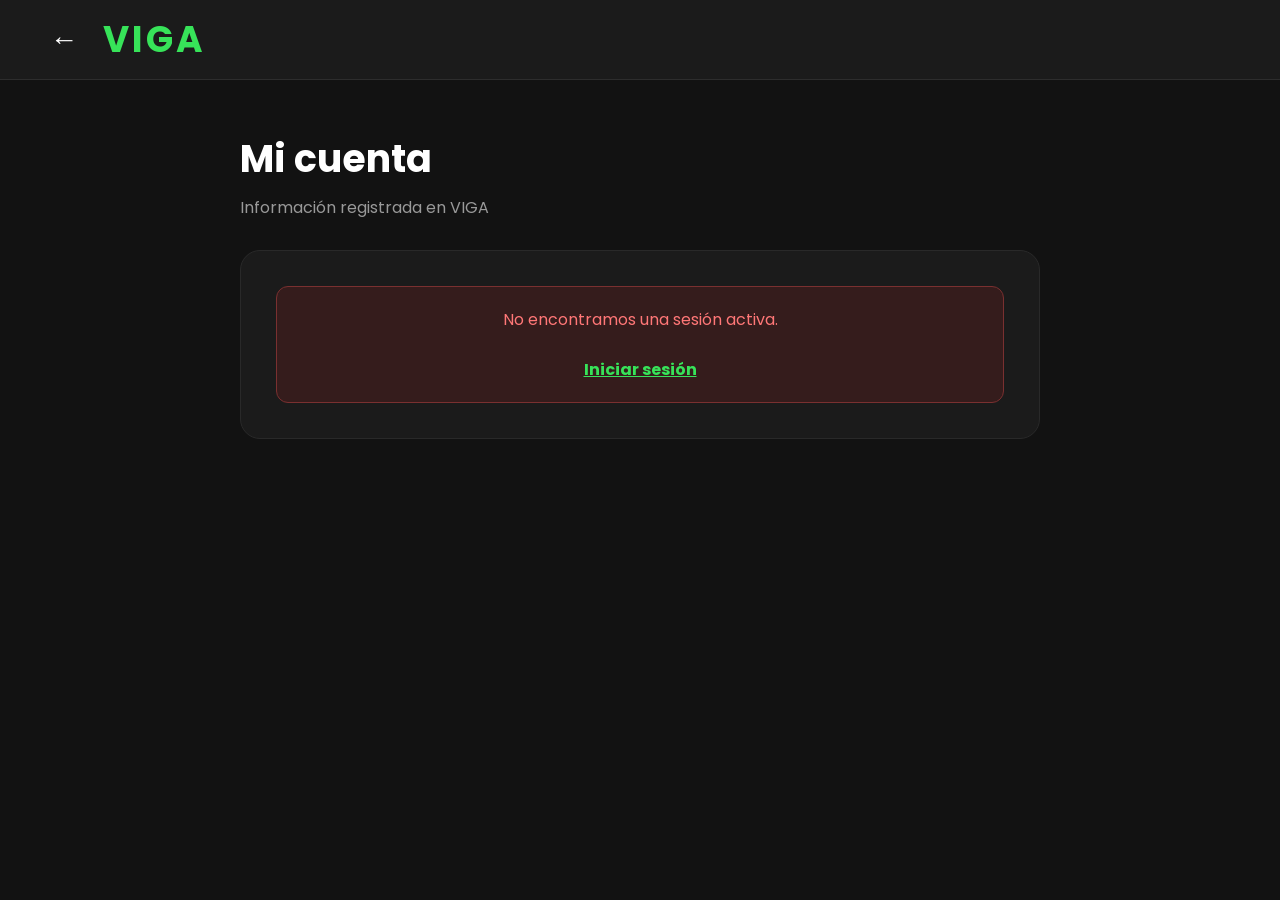
<file: cuenta.html>
<!DOCTYPE html>
<html lang="es">

<head>

    <meta charset="UTF-8">

    <meta name="viewport"
        content="width=device-width, initial-scale=1.0">

    <title>VIGA | Mi cuenta</title>

    <link href="https://fonts.googleapis.com/css2?family=Poppins:wght@300;400;500;600;700&display=swap"
        rel="stylesheet">

    <style>

        * {

            margin: 0;

            padding: 0;

            box-sizing: border-box;

            font-family: 'Poppins', sans-serif;

        }


        body {

            min-height: 100vh;

            background: #121212;

            color: white;

        }


        /* HEADER */

        header {

            height: 80px;

            background: #1b1b1b;

            border-bottom: 1px solid #2d2d2d;

            display: flex;

            align-items: center;

            gap: 25px;

            padding: 0 50px;

        }


        .volver {

            color: white;

            text-decoration: none;

            font-size: 28px;

        }


        .logo {

            color: #37E359;

            font-size: 36px;

            font-weight: 700;

            letter-spacing: 3px;

        }


        /* CONTENEDOR */

        .contenedor {

            max-width: 850px;

            margin: 50px auto;

            padding: 0 25px;

        }


        .titulo {

            margin-bottom: 30px;

        }


        .titulo h1 {

            font-size: 38px;

            margin-bottom: 8px;

        }


        .titulo p {

            color: #999;

        }


        /* TARJETA */

        .cuenta {

            background: #1b1b1b;

            border: 1px solid #292929;

            border-radius: 20px;

            padding: 35px;

        }


        .perfil {

            display: flex;

            align-items: center;

            gap: 20px;

            margin-bottom: 35px;

            padding-bottom: 25px;

            border-bottom: 1px solid #303030;

        }


        .avatar {

            width: 75px;

            height: 75px;

            border-radius: 50%;

            background: #37E359;

            color: #111;

            display: flex;

            justify-content: center;

            align-items: center;

            font-size: 28px;

            font-weight: 700;

        }


        .perfil h2 {

            font-size: 25px;

        }


        .perfil p {

            color: #999;

        }


        /* DATOS */

        .datos {

            display: grid;

            grid-template-columns:
                repeat(2, 1fr);

            gap: 20px;

        }


        .dato {

            background: #222;

            padding: 20px;

            border-radius: 12px;

        }


        .dato .etiqueta {

            display: block;

            color: #888;

            font-size: 13px;

            margin-bottom: 7px;

        }


        .dato .valor {

            color: white;

            font-size: 16px;

            word-break: break-word;

        }


        .cargando {

            text-align: center;

            color: #999;

            padding: 30px;

        }


        .error {

            background: #351c1c;

            border: 1px solid #7a3030;

            color: #ff7777;

            padding: 20px;

            border-radius: 12px;

            text-align: center;

        }


        @media (max-width: 650px) {

            .datos {

                grid-template-columns: 1fr;

            }

            header {

                padding: 0 25px;

            }

        }

    </style>

</head>


<body>


    <header>

        <a
            href="configuracion.html"
            class="volver"
        >
            ←
        </a>

        <div class="logo">
            VIGA
        </div>

    </header>



    <main class="contenedor">


        <div class="titulo">

            <h1>
                Mi cuenta
            </h1>

            <p>
                Información registrada en VIGA
            </p>

        </div>



        <div
            id="contenido"
            class="cuenta"
        >

            <div class="cargando">

                Cargando información...

            </div>

        </div>


    </main>



    <script>

        // ==========================================
        // OBTENER IDENTIFICACIÓN
        // ==========================================

        const identificacion =
            localStorage.getItem(
                "identificacionUsuario"
            );


        const contenido =
            document.getElementById(
                "contenido"
            );


        // ==========================================
        // COMPROBAR SESIÓN
        // ==========================================

        if (!identificacion) {

            contenido.innerHTML = `

                <div class="error">

                    No encontramos una sesión activa.

                    <br><br>

                    <a
                        href="login.html"
                        style="
                            color:#37E359;
                            font-weight:bold;
                        "
                    >
                        Iniciar sesión
                    </a>

                </div>

            `;

        } else {

            cargarCuenta();

        }


        // ==========================================
        // CONSULTAR XAMPP
        // ==========================================

        async function cargarCuenta() {

            try {


                const respuesta =
                    await fetch(

                        "http://localhost:3000/usuario/"
                        +
                        encodeURIComponent(
                            identificacion
                        )

                    );


                const usuario =
                    await respuesta.json();


                if (!respuesta.ok) {

                    throw new Error(
                        usuario.error ||
                        "No se pudo obtener la información."
                    );

                }


                // ==================================
                // PRIMERA LETRA
                // ==================================

                const inicial =
                    usuario.nombres
                        .charAt(0)
                        .toUpperCase();


                // ==================================
                // MOSTRAR DATOS
                // ==================================

                contenido.innerHTML = `

                    <div class="perfil">

                        <div class="avatar">

                            ${inicial}

                        </div>

                        <div>

                            <h2>

                                ${usuario.nombres}
                                ${usuario.apellidos}

                            </h2>

                            <p>
                                Usuario VIGA
                            </p>

                        </div>

                    </div>


                    <div class="datos">


                        <div class="dato">

                            <span class="etiqueta">
                                Identificación
                            </span>

                            <span class="valor">

                                ${usuario.identificacion}

                            </span>

                        </div>


                        <div class="dato">

                            <span class="etiqueta">
                                Nombres
                            </span>

                            <span class="valor">

                                ${usuario.nombres}

                            </span>

                        </div>


                        <div class="dato">

                            <span class="etiqueta">
                                Apellidos
                            </span>

                            <span class="valor">

                                ${usuario.apellidos}

                            </span>

                        </div>


                        <div class="dato">

                            <span class="etiqueta">
                                Fecha de nacimiento
                            </span>

                            <span class="valor">

                                ${usuario.fecha_nacimiento}

                            </span>

                        </div>


                        <div class="dato">

                            <span class="etiqueta">
                                Teléfono
                            </span>

                            <span class="valor">

                                ${usuario.telefono || "No registrado"}

                            </span>

                        </div>


                        <div class="dato">

                            <span class="etiqueta">
                                Correo electrónico
                            </span>

                            <span class="valor">

                                ${usuario.correo}

                            </span>

                        </div>


                    </div>

                `;


            } catch (error) {

                console.error(error);


                contenido.innerHTML = `

                    <div class="error">

                        ❌ No se pudo cargar
                        la información de la cuenta.

                        <br><br>

                        ${error.message}

                        <br><br>

                        Verifica que
                        <strong>app.js</strong>
                        esté ejecutándose.

                    </div>

                `;

            }

        }

    </script>


</body>

</html>
</file>
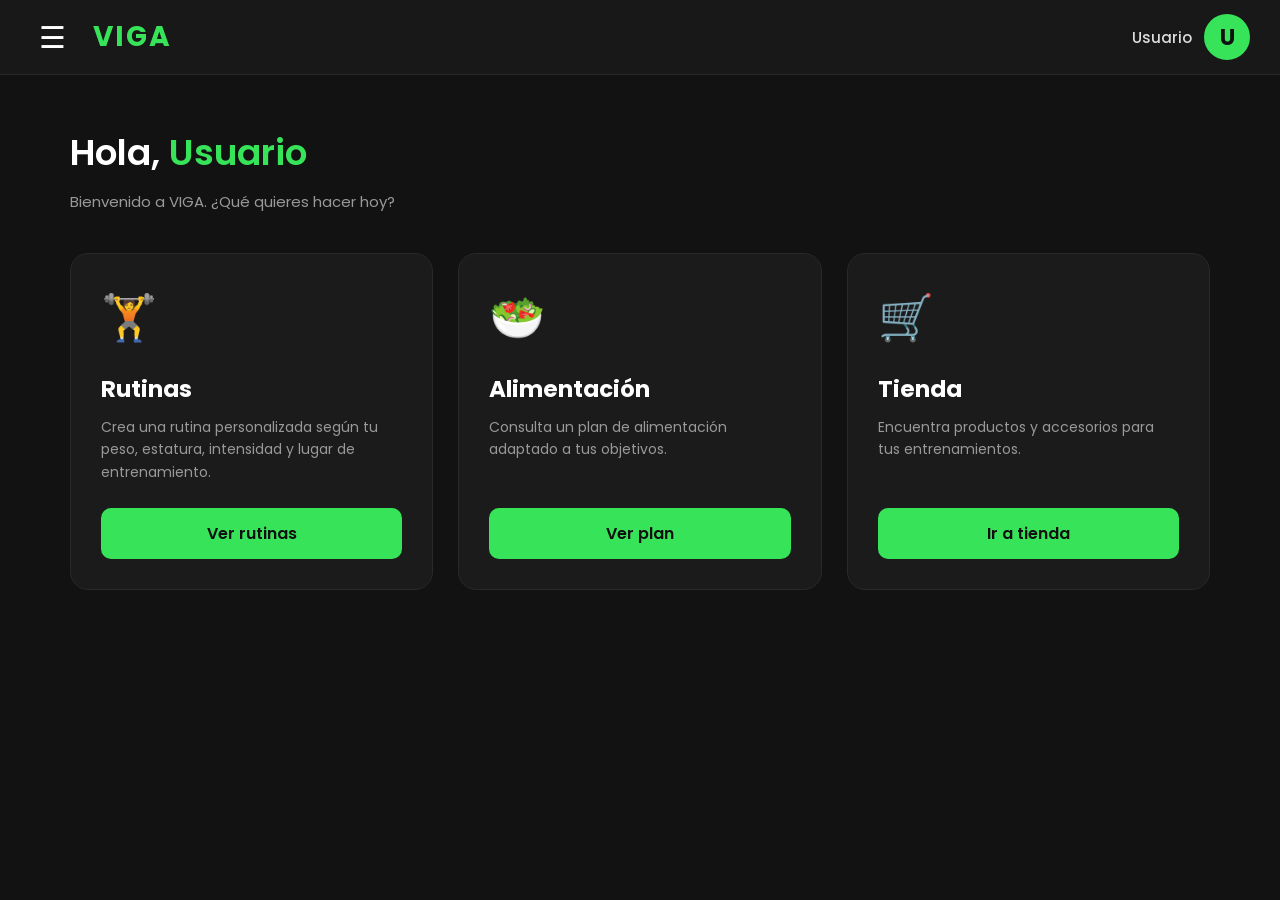
<file: inicio.html>
<!DOCTYPE html>
<html lang="es">

<head>

    <meta charset="UTF-8">

    <meta
        name="viewport"
        content="width=device-width, initial-scale=1.0"
    >

    <title>VIGA - Inicio</title>

    <link
        href="https://fonts.googleapis.com/css2?family=Poppins:wght@400;500;600;700&display=swap"
        rel="stylesheet"
    >

    <style>

        * {
            margin: 0;
            padding: 0;
            box-sizing: border-box;
        }


        body {

            font-family: "Poppins", sans-serif;

            background: #121212;

            color: white;

            min-height: 100vh;

            transition:
                background 0.3s,
                color 0.3s;

        }


        /* ==============================
           HEADER
        ============================== */

        header {

            width: 100%;

            height: 75px;

            background: #181818;

            border-bottom:
                1px solid #292929;

            display: flex;

            align-items: center;

            justify-content: space-between;

            padding: 0 30px;

            position: relative;

            z-index: 1000;

            transition:
                background 0.3s,
                border-color 0.3s;

        }


        /* ==============================
           PARTE IZQUIERDA
        ============================== */

        .lado-izquierdo {

            display: flex;

            align-items: center;

            gap: 18px;

        }


        .menu-btn {

            width: 45px;

            height: 45px;

            border: none;

            background: transparent;

            color: white;

            font-size: 30px;

            cursor: pointer;

            display: flex;

            align-items: center;

            justify-content: center;

            transition: 0.2s;

        }


        .menu-btn:hover {

            color: #37E359;

        }


        .logo {

            color: #37E359;

            font-size: 28px;

            font-weight: 700;

            letter-spacing: 2px;

        }


        /* ==============================
           USUARIO
        ============================== */

        .usuario {

            display: flex;

            align-items: center;

            gap: 12px;

        }


        .nombre {

            color: #ddd;

            font-size: 15px;

            font-weight: 500;

        }


        .avatar {

            width: 46px;

            height: 46px;

            border-radius: 50%;

            background: #37E359;

            color: #101010;

            display: flex;

            align-items: center;

            justify-content: center;

            font-size: 22px;

            font-weight: 700;

            border: 2px solid #37E359;

            cursor: pointer;

            user-select: none;

            transition: 0.2s;

        }


        .avatar:hover {

            transform: scale(1.08);

            box-shadow:
                0 0 18px
                rgba(55, 227, 89, 0.30);

        }


        /* ==============================
           MENU LATERAL
        ============================== */

        .menu {

            position: fixed;

            top: 75px;

            left: -290px;

            width: 290px;

            height:
                calc(100vh - 75px);

            background: #181818;

            border-right:
                1px solid #292929;

            padding: 25px 15px;

            transition:
                left 0.3s ease,
                background 0.3s,
                border-color 0.3s;

            z-index: 999;

        }


        .menu.activo {

            left: 0;

        }


        .menu a {

            display: block;

            text-decoration: none;

            color: white;

            padding: 15px 18px;

            margin-bottom: 8px;

            border-radius: 10px;

            font-size: 15px;

            transition:
                background 0.2s,
                color 0.2s;

        }


        .menu a:hover {

            background: #252525;

            color: #37E359;

        }


        /* ==============================
           CONTENIDO
        ============================== */

        main {

            width: 100%;

            max-width: 1200px;

            margin: auto;

            padding: 50px 30px;

        }


        .bienvenida {

            margin-bottom: 40px;

        }


        .bienvenida h1 {

            font-size: 36px;

            font-weight: 600;

            margin-bottom: 10px;

        }


        .bienvenida h1 span {

            color: #37E359;

        }


        .bienvenida p {

            color: #999;

            font-size: 15px;

        }


        /* ==============================
           TARJETAS
        ============================== */

        .contenedor-tarjetas {

            display: grid;

            grid-template-columns:
                repeat(3, 1fr);

            gap: 25px;

        }


        .tarjeta {

            background: #1b1b1b;

            border:
                1px solid #292929;

            border-radius: 18px;

            padding: 30px;

            min-height: 285px;

            display: flex;

            flex-direction: column;

            justify-content: space-between;

            transition:
                background 0.3s,
                border-color 0.25s,
                transform 0.25s,
                box-shadow 0.25s;

        }


        .tarjeta:hover {

            transform:
                translateY(-5px);

            border-color:
                #37E359;

            box-shadow:
                0 12px 30px
                rgba(0, 0, 0, 0.30);

        }


        .icono-tarjeta {

            font-size: 45px;

            margin-bottom: 20px;

        }


        .tarjeta h2 {

            font-size: 23px;

            margin-bottom: 10px;

        }


        .tarjeta p {

            color: #999;

            font-size: 14px;

            line-height: 1.6;

        }


        .boton {

            display: inline-block;

            width: 100%;

            background: #37E359;

            color: #101010;

            text-decoration: none;

            text-align: center;

            padding: 13px 20px;

            border-radius: 10px;

            font-weight: 600;

            margin-top: 25px;

            transition: 0.2s;

        }


        .boton:hover {

            background: #2fc84e;

            transform:
                translateY(-1px);

        }


        /* ==============================
           CAPA PARA CERRAR MENU
        ============================== */

        .fondo-menu {

            display: none;

            position: fixed;

            top: 75px;

            left: 0;

            width: 100%;

            height:
                calc(100vh - 75px);

            background:
                rgba(0, 0, 0, 0.45);

            z-index: 998;

        }


        .fondo-menu.activo {

            display: block;

        }


        /* =================================================
           MODO CLARO
           SOLO AGREGA EL TEMA, NO CAMBIA EL DISEÑO
        ================================================= */

        body.claro {

            background: #f3f3f3;

            color: #111;

        }


        body.claro header {

            background: #ffffff;

            border-bottom:
                1px solid #dddddd;

        }


        body.claro .menu-btn {

            color: #222;

        }


        body.claro .menu-btn:hover {

            color: #37E359;

        }


        body.claro .nombre {

            color: #444;

        }


        body.claro .menu {

            background: #ffffff;

            border-right:
                1px solid #dddddd;

        }


        body.claro .menu a {

            color: #222;

        }


        body.claro .menu a:hover {

            background: #f0f0f0;

            color: #159c35;

        }


        body.claro .bienvenida p {

            color: #666;

        }


        body.claro .tarjeta {

            background: #ffffff;

            border:
                1px solid #dddddd;

            box-shadow:
                0 5px 20px
                rgba(0, 0, 0, 0.08);

        }


        body.claro .tarjeta:hover {

            background: #ffffff;

            border-color:
                #37E359;

            box-shadow:
                0 12px 30px
                rgba(0, 0, 0, 0.12);

        }


        body.claro .tarjeta h2 {

            color: #111;

        }


        body.claro .tarjeta p {

            color: #666;

        }


        body.claro .fondo-menu {

            background:
                rgba(0, 0, 0, 0.20);

        }


        /* ==============================
           RESPONSIVE
        ============================== */

        @media (max-width: 850px) {

            .contenedor-tarjetas {

                grid-template-columns: 1fr;

            }

        }


        @media (max-width: 600px) {

            header {

                padding: 0 18px;

            }


            .nombre {

                display: none;

            }


            .logo {

                font-size: 24px;

            }


            main {

                padding:
                    35px 18px;

            }


            .bienvenida h1 {

                font-size: 28px;

            }

        }

    </style>


    <!-- TEMA GLOBAL -->

    <link
        rel="stylesheet"
        href="tema.css"
    >

    <script
        src="tema.js"
    ></script>

</head>


<body>


    <!-- =================================
         HEADER
    ================================== -->

    <header>


        <div class="lado-izquierdo">


            <button
                class="menu-btn"
                id="menuBtn"
                type="button"
                onclick="abrirMenu()"
            >

                ☰

            </button>


            <div class="logo">

                VIGA

            </div>


        </div>


        <!-- PERFIL -->

        <div class="usuario">


            <span
                class="nombre"
                id="nombreUsuario"
            >

                Usuario

            </span>


            <div
                class="avatar"
                id="avatar"
                onclick="irAlPerfil()"
                title="Mi perfil"
            >

                U

            </div>


        </div>


    </header>



    <!-- =================================
         MENU
    ================================== -->

    <nav
        class="menu"
        id="menu"
    >


        <a href="reportes.html">

            📊 Reportes

        </a>


        <a href="configuracion.html">

            ⚙️ Configuraciones

        </a>


        <a
            href="#"
            onclick="irAlPerfil(); return false;"
        >

            👤 Mi cuenta

        </a>


        <a
            href="login.html"
            onclick="cerrarSesion()"
        >

            🚪 Cerrar sesión

        </a>


    </nav>



    <!-- FONDO DEL MENU -->

    <div
        class="fondo-menu"
        id="fondoMenu"
        onclick="cerrarMenu()"
    ></div>



    <!-- =================================
         CONTENIDO
    ================================== -->

    <main>


        <section class="bienvenida">


            <h1>

                Hola,

                <span id="nombreBienvenida">

                    Usuario

                </span>

            </h1>


            <p>

                Bienvenido a VIGA.
                ¿Qué quieres hacer hoy?

            </p>


        </section>



        <!-- =================================
             TARJETAS
        ================================== -->

        <section class="contenedor-tarjetas">


            <!-- RUTINAS -->

            <article class="tarjeta">


                <div>

                    <div class="icono-tarjeta">

                        🏋️

                    </div>


                    <h2>

                        Rutinas

                    </h2>


                    <p>

                        Crea una rutina personalizada
                        según tu peso, estatura,
                        intensidad y lugar de entrenamiento.

                    </p>

                </div>


                <a
                    href="#"
                    id="btnRutinas"
                    class="boton"
                >

                    Ver rutinas

                </a>


            </article>



            <!-- ALIMENTACIÓN -->

            <article class="tarjeta">


                <div>

                    <div class="icono-tarjeta">

                        🥗

                    </div>


                    <h2>

                        Alimentación

                    </h2>


                    <p>

                        Consulta un plan de alimentación
                        adaptado a tus objetivos.

                    </p>

                </div>


                <a
                    href="#"
                    id="btnAlimentacion"
                    class="boton"
                >

                    Ver plan

                </a>


            </article>



            <!-- TIENDA -->

            <article class="tarjeta">


                <div>

                    <div class="icono-tarjeta">

                        🛒

                    </div>


                    <h2>

                        Tienda

                    </h2>


                    <p>

                        Encuentra productos y accesorios
                        para tus entrenamientos.

                    </p>

                </div>


                <a
                    href="tienda.html"
                    id="btnTienda"
                    class="boton"
                >

                    Ir a tienda

                </a>


            </article>


        </section>


    </main>



    <!-- =================================
         JAVASCRIPT
    ================================== -->

    <script>


        const API =
            "http://localhost:3000";



        /* =================================
           OBTENER IDENTIFICACIÓN
        ================================== */

        function obtenerIdentificacion() {


            const parametros =
                new URLSearchParams(
                    window.location.search
                );


            let identificacion =
                parametros.get("id");


            /*
                Si no existe en la URL,
                buscamos la sesión.
            */

            if (!identificacion) {


                const usuarioGuardado =
                    localStorage.getItem(
                        "usuario"
                    );


                if (usuarioGuardado) {


                    try {


                        const usuario =
                            JSON.parse(
                                usuarioGuardado
                            );


                        identificacion =
                            usuario.identificacion;


                    } catch (error) {


                        console.error(
                            "Error leyendo usuario:",
                            error
                        );


                    }

                }

            }


            return identificacion;

        }



        /* =================================
           IR AL PERFIL
        ================================== */

        function irAlPerfil() {


            const identificacion =
                obtenerIdentificacion();


            if (!identificacion) {


                alert(
                    "No se pudo identificar al usuario."
                );


                return;

            }


            window.location.href =

                "perfil.html?id=" +
                encodeURIComponent(
                    identificacion
                );

        }



        /* =================================
           CARGAR USUARIO
        ================================== */

        async function cargarUsuario() {


            const identificacion =
                obtenerIdentificacion();


            if (!identificacion) {


                console.log(
                    "No existe una identificación."
                );


                return;

            }


            try {


                const respuesta =
                    await fetch(

                        API +
                        "/usuario/" +
                        encodeURIComponent(
                            identificacion
                        )

                    );


                const usuario =
                    await respuesta.json();


                if (!respuesta.ok) {


                    throw new Error(

                        usuario.mensaje ||
                        usuario.error ||
                        "Usuario no encontrado."

                    );

                }


                /* ==========================
                   TEMA
                ========================== */

                if (usuario.tema) {

                    if (
                        window.vigaAplicarTema
                    ) {

                        window.vigaAplicarTema(
                            usuario.tema
                        );

                    } else {

                        localStorage.setItem(

                            "vigaTema",

                            usuario.tema === "claro"
                                ? "claro"
                                : "oscuro"

                        );

                    }

                }



                /* ==========================
                   NOMBRE
                ========================== */

                const nombre =
                    usuario.nombres ||
                    "Usuario";


                document
                    .getElementById(
                        "nombreUsuario"
                    )
                    .textContent =
                    nombre;


                document
                    .getElementById(
                        "nombreBienvenida"
                    )
                    .textContent =
                    nombre;



                /* ==========================
                   ICONO
                ========================== */

                const avatar =
                    document.getElementById(
                        "avatar"
                    );


                if (usuario.icono) {


                    avatar.textContent =
                        usuario.icono;


                } else {


                    avatar.textContent =

                        nombre
                            .charAt(0)
                            .toUpperCase();

                }



                /* ==========================
                   GUARDAR SESIÓN
                ========================== */

                localStorage.setItem(

                    "usuario",

                    JSON.stringify(
                        usuario
                    )

                );



                /* ==========================
                   ENLACES
                ========================== */

                document
                    .getElementById(
                        "btnRutinas"
                    )
                    .href =

                    "rutinas.html?id=" +
                    encodeURIComponent(
                        identificacion
                    );


                document
                    .getElementById(
                        "btnAlimentacion"
                    )
                    .href =

                    "alimentacion.html?id=" +
                    encodeURIComponent(
                        identificacion
                    );


                document
                    .getElementById(
                        "btnTienda"
                    )
                    .href =

                    "tienda.html?id=" +
                    encodeURIComponent(
                        identificacion
                    );


            } catch (error) {


                console.error(
                    "❌ Error cargando usuario:",
                    error
                );


                /*
                    Si ya tenemos datos guardados,
                    mostramos esos datos mientras
                    el servidor está disponible.
                */

                const usuarioGuardado =
                    localStorage.getItem(
                        "usuario"
                    );


                if (usuarioGuardado) {


                    try {


                        const usuario =
                            JSON.parse(
                                usuarioGuardado
                            );


                        /* ======================
                           APLICAR TEMA GUARDADO
                        ====================== */

                        if (
                            usuario.tema &&
                            window.vigaAplicarTema
                        ) {

                            window.vigaAplicarTema(
                                usuario.tema
                            );

                        }



                        const nombre =
                            usuario.nombres ||
                            "Usuario";


                        document
                            .getElementById(
                                "nombreUsuario"
                            )
                            .textContent =
                            nombre;


                        document
                            .getElementById(
                                "nombreBienvenida"
                            )
                            .textContent =
                            nombre;


                        if (
                            usuario.icono
                        ) {


                            document
                                .getElementById(
                                    "avatar"
                                )
                                .textContent =
                                usuario.icono;

                        }


                    } catch (e) {


                        console.error(e);

                    }

                }

            }

        }



        /* =================================
           ABRIR MENU
        ================================== */

        function abrirMenu() {


            document
                .getElementById(
                    "menu"
                )
                .classList.add(
                    "activo"
                );


            document
                .getElementById(
                    "fondoMenu"
                )
                .classList.add(
                    "activo"
                );

        }



        /* =================================
           CERRAR MENU
        ================================== */

        function cerrarMenu() {


            document
                .getElementById(
                    "menu"
                )
                .classList.remove(
                    "activo"
                );


            document
                .getElementById(
                    "fondoMenu"
                )
                .classList.remove(
                    "activo"
                );

        }



        /* =================================
           CERRAR SESIÓN
        ================================== */

        function cerrarSesion() {


            localStorage.removeItem(
                "usuario"
            );

        }



        /* =================================
           INICIAR
        ================================== */

        document.addEventListener(

            "DOMContentLoaded",

            function() {

                cargarUsuario();

            }

        );


    </script>


</body>

</html>
</file>
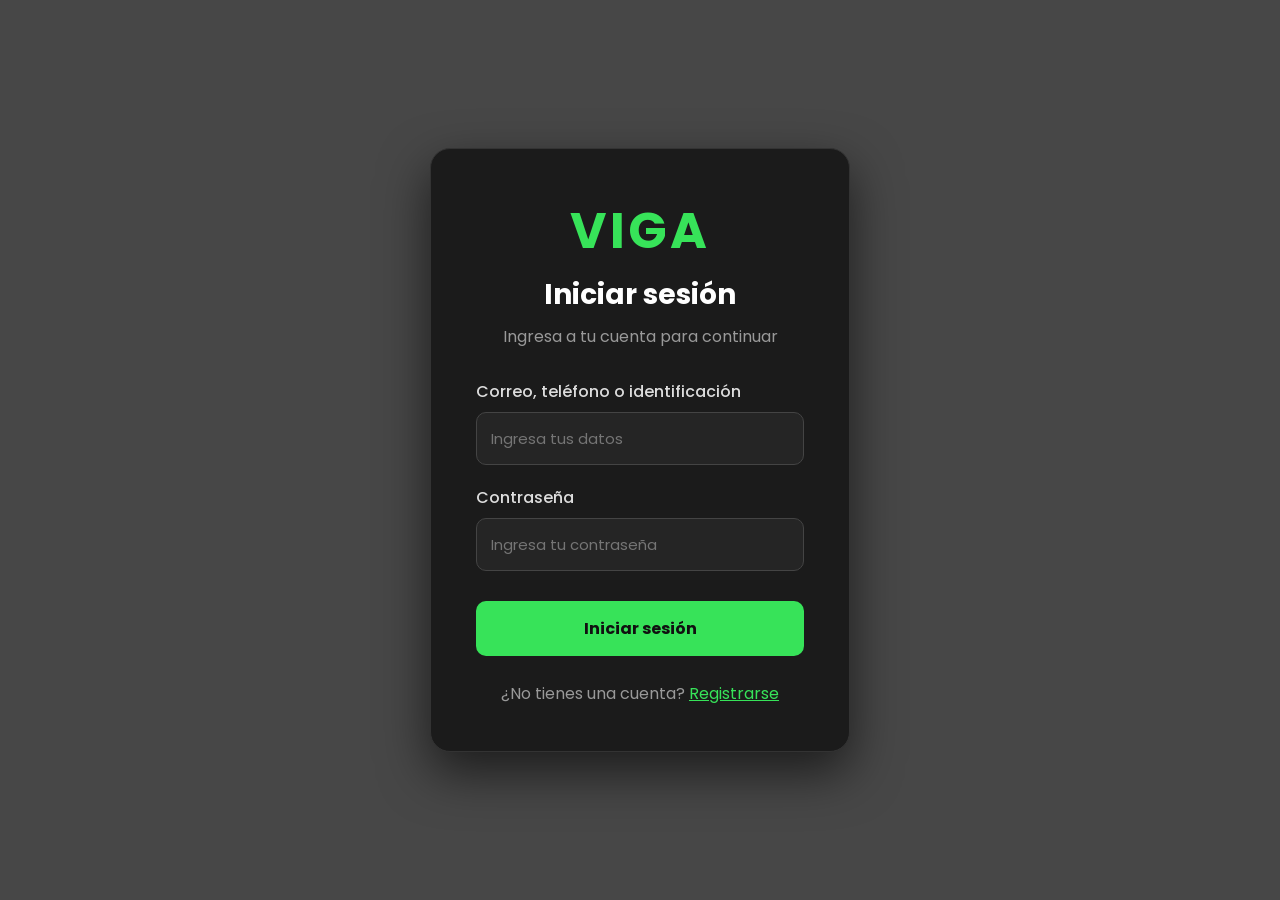
<file: login.html>
<!DOCTYPE html>
<html lang="es">

<head>

    <meta charset="UTF-8">

    <meta name="viewport" content="width=device-width, initial-scale=1.0">

    <title>VIGA | Iniciar Sesión</title>

    <link
        href="https://fonts.googleapis.com/css2?family=Poppins:wght@300;400;500;600;700&display=swap"
        rel="stylesheet"
    >

    <style>

        * {
            margin: 0;
            padding: 0;
            box-sizing: border-box;
            font-family: 'Poppins', sans-serif;
        }

        body {

            min-height: 100vh;

            background:
                linear-gradient(
                    rgba(0, 0, 0, .72),
                    rgba(0, 0, 0, .72)
                ),
                url("https://images.unsplash.com/photo-1534438327276-14e5300c3a48?auto=format&fit=crop&w=1600&q=80");

            background-size: cover;

            background-position: center;

            display: flex;

            justify-content: center;

            align-items: center;

            color: white;

        }

        .contenedor {

            width: 420px;

            max-width: 90%;

            background: #1b1b1b;

            padding: 45px;

            border-radius: 20px;

            border: 1px solid #333;

            box-shadow:
                0 20px 50px
                rgba(0,0,0,.6);

        }

        .logo {

            text-align: center;

            color: #37E359;

            font-size: 50px;

            font-weight: 700;

            letter-spacing: 3px;

            margin-bottom: 5px;

        }

        h1 {

            text-align: center;

            font-size: 28px;

            margin-bottom: 8px;

        }

        .descripcion {

            text-align: center;

            color: #999;

            margin-bottom: 30px;

        }

        .campo {

            margin-bottom: 20px;

        }

        label {

            display: block;

            margin-bottom: 8px;

            color: #ddd;

            font-weight: 500;

        }

        input {

            width: 100%;

            padding: 14px;

            background: #252525;

            color: white;

            border: 1px solid #444;

            border-radius: 10px;

            outline: none;

            font-size: 15px;

        }

        input:focus {

            border-color: #37E359;

        }

        .boton {

            width: 100%;

            padding: 15px;

            border: none;

            border-radius: 10px;

            background: #37E359;

            color: #111;

            font-size: 16px;

            font-weight: 700;

            cursor: pointer;

            margin-top: 10px;

            transition: .3s;

        }

        .boton:hover {

            background: #65ef7d;

            transform: translateY(-2px);

        }

        #mensaje {

            display: none;

            padding: 12px;

            margin-bottom: 15px;

            border-radius: 8px;

            text-align: center;

            background: #3b2020;

            color: #ff8585;

        }

        .registro {

            text-align: center;

            margin-top: 25px;

            color: #999;

        }

        .registro a {

            color: #37E359;

            text-decoration: underline;

        }

        .registro a:hover {

            color: #65ef7d;

        }

    </style>

</head>


<body>


<div class="contenedor">


    <div class="logo">
        VIGA
    </div>


    <h1>
        Iniciar sesión
    </h1>


    <p class="descripcion">
        Ingresa a tu cuenta para continuar
    </p>


    <div id="mensaje"></div>


    <div class="campo">

        <label for="usuario">
            Correo, teléfono o identificación
        </label>

        <input
            type="text"
            id="usuario"
            placeholder="Ingresa tus datos"
        >

    </div>


    <div class="campo">

        <label for="password">
            Contraseña
        </label>

        <input
            type="password"
            id="password"
            placeholder="Ingresa tu contraseña"
        >

    </div>


    <button
        class="boton"
        onclick="iniciarSesion()"
    >
        Iniciar sesión
    </button>


    <div class="registro">

        ¿No tienes una cuenta?

        <a href="index.html">
            Registrarse
        </a>

    </div>


</div>


<script>

async function iniciarSesion() {


    const usuario =
        document
            .getElementById("usuario")
            .value
            .trim();


    const password =
        document
            .getElementById("password")
            .value;


    const mensaje =
        document.getElementById("mensaje");


    mensaje.style.display = "none";


    /*
       VALIDAR CAMPOS
    */

    if (!usuario || !password) {

        mensaje.textContent =
            "Por favor, completa todos los campos.";

        mensaje.style.display =
            "block";

        return;

    }


    try {


        /*
           ENVIAR DATOS A APP.JS
        */

        const respuesta =
            await fetch(
                "http://localhost:3000/login",
                {

                    method: "POST",

                    headers: {

                        "Content-Type":
                            "application/json"

                    },

                    body: JSON.stringify({

                        usuario:
                            usuario,

                        password:
                            password

                    })

                }
            );


        const data =
            await respuesta.json();


        console.log(
            "Respuesta del servidor:",
            data
        );


        /*
           SI EL LOGIN FALLÓ
        */

        if (!respuesta.ok) {

            mensaje.textContent =
                data.error ||
                "Usuario o contraseña incorrectos.";

            mensaje.style.display =
                "block";

            return;

        }


        /*
           OBTENER IDENTIFICACIÓN
           DESDE MYSQL
        */

        if (
            !data.usuario ||
            !data.usuario.identificacion
        ) {

            mensaje.textContent =
                "No se pudo obtener la identificación del usuario.";

            mensaje.style.display =
                "block";

            return;

        }


        const identificacion =
            data.usuario.identificacion;


        console.log(
            "Identificación:",
            identificacion
        );


        /*
           PASAR IDENTIFICACIÓN A INICIO

           NO UTILIZAMOS LOCALSTORAGE
        */

        window.location.href =
            "inicio.html?id=" +
            encodeURIComponent(
                identificacion
            );


    } catch (error) {


        console.error(
            "Error conectando con app.js:",
            error
        );


        mensaje.textContent =
            "No se pudo conectar con el servidor. Verifica que app.js esté ejecutándose.";

        mensaje.style.display =
            "block";

    }

}


/*
   PERMITIR ENTER PARA INICIAR SESIÓN
*/

document
    .getElementById("password")
    .addEventListener(
        "keydown",
        function(event) {

            if (
                event.key === "Enter"
            ) {

                iniciarSesion();

            }

        }
    );

</script>


</body>

</html>
</file>
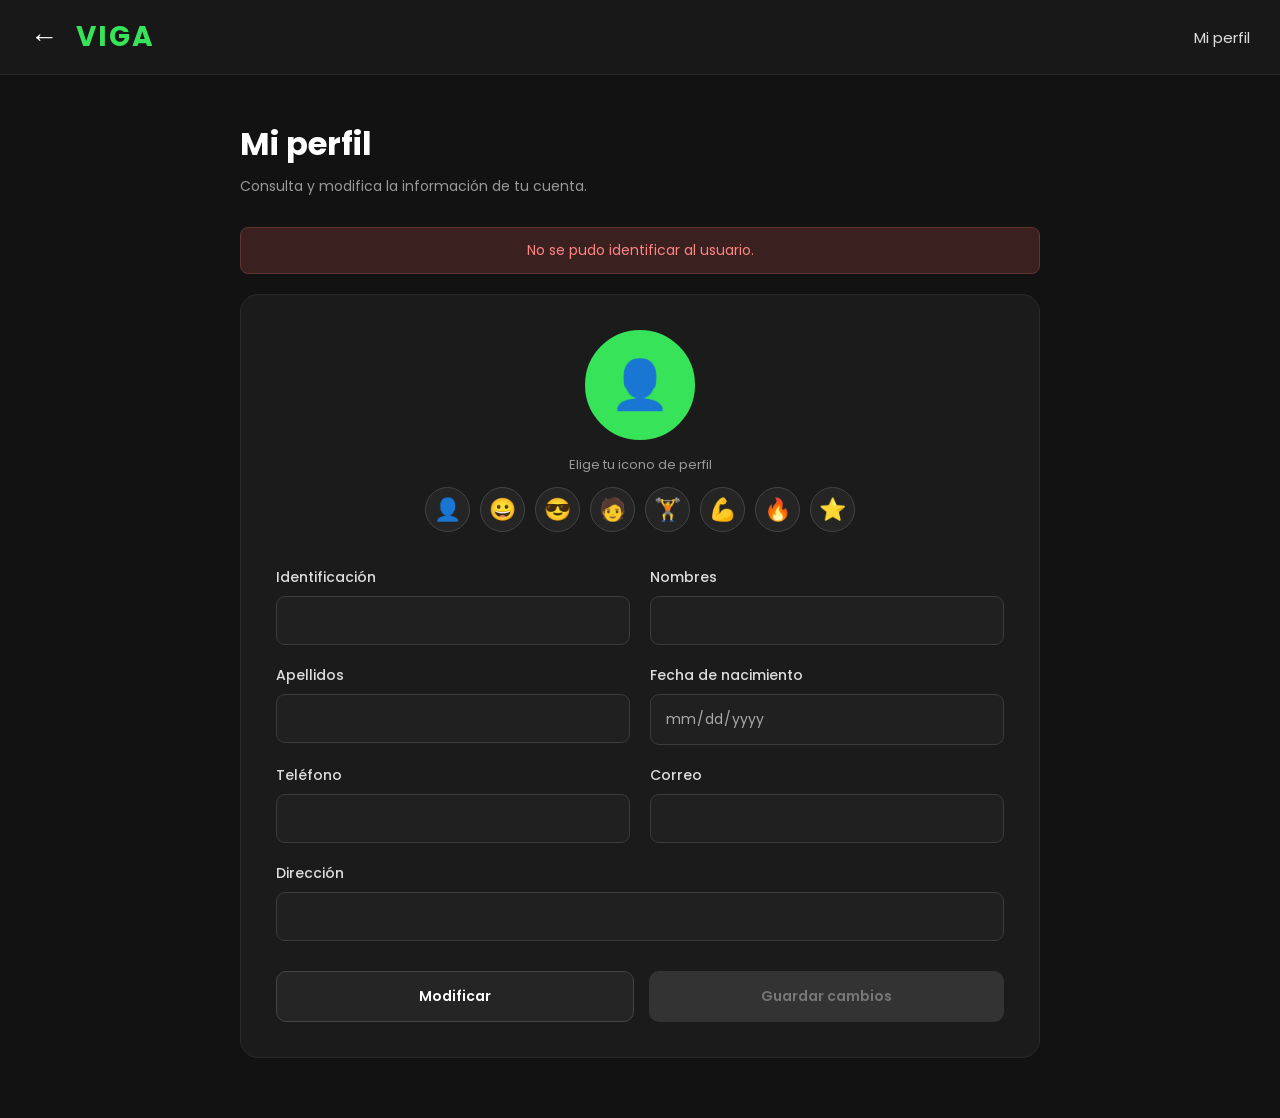
<file: perfil.html>
<!DOCTYPE html>
<html lang="es">

<head>

    <meta charset="UTF-8">

    <meta name="viewport" content="width=device-width, initial-scale=1.0">

    <title>VIGA - Mi Perfil</title>

    <link
        href="https://fonts.googleapis.com/css2?family=Poppins:wght@400;500;600;700&display=swap"
        rel="stylesheet"
    >

    <style>

        * {
            margin: 0;
            padding: 0;
            box-sizing: border-box;
        }

        body {

            font-family: "Poppins", sans-serif;

            background: #121212;

            color: white;

            min-height: 100vh;

        }


        /* ==============================
           HEADER
        ============================== */

        header {

            width: 100%;

            height: 75px;

            background: #181818;

            border-bottom: 1px solid #292929;

            display: flex;

            align-items: center;

            justify-content: space-between;

            padding: 0 30px;

        }


        .lado-izquierdo {

            display: flex;

            align-items: center;

            gap: 18px;

        }


        .volver {

            color: white;

            text-decoration: none;

            font-size: 28px;

            cursor: pointer;

            transition: .2s;

        }


        .volver:hover {

            color: #37E359;

        }


        .logo {

            color: #37E359;

            font-size: 28px;

            font-weight: 700;

            letter-spacing: 2px;

        }


        .titulo-header {

            color: #ddd;

            font-size: 15px;

        }


        /* ==============================
           CONTENEDOR
        ============================== */

        main {

            width: 100%;

            max-width: 850px;

            margin: auto;

            padding: 45px 25px 60px;

        }


        .titulo {

            margin-bottom: 30px;

        }


        .titulo h1 {

            font-size: 32px;

            margin-bottom: 8px;

        }


        .titulo p {

            color: #999;

            font-size: 14px;

        }


        /* ==============================
           TARJETA
        ============================== */

        .tarjeta {

            background: #1b1b1b;

            border: 1px solid #292929;

            border-radius: 18px;

            padding: 35px;

        }


        /* ==============================
           ICONO
        ============================== */

        .zona-icono {

            display: flex;

            flex-direction: column;

            align-items: center;

            justify-content: center;

            margin-bottom: 35px;

        }


        .avatar {

            width: 110px;

            height: 110px;

            border-radius: 50%;

            background: #37E359;

            color: #111;

            display: flex;

            align-items: center;

            justify-content: center;

            font-size: 48px;

            font-weight: 700;

            border: 3px solid #37E359;

            margin-bottom: 15px;

        }


        .texto-icono {

            color: #999;

            font-size: 13px;

            margin-bottom: 12px;

        }


        .selector-iconos {

            display: flex;

            gap: 10px;

            flex-wrap: wrap;

            justify-content: center;

        }


        .icono {

            width: 45px;

            height: 45px;

            border-radius: 50%;

            border: 1px solid #444;

            background: #252525;

            color: white;

            font-size: 22px;

            cursor: pointer;

            display: flex;

            align-items: center;

            justify-content: center;

            transition: .2s;

        }


        .icono:hover {

            border-color: #37E359;

            transform: scale(1.05);

        }


        .icono.seleccionado {

            border: 2px solid #37E359;

            background: #303030;

        }


        /* ==============================
           CAMPOS
        ============================== */

        .formulario {

            display: grid;

            grid-template-columns: 1fr 1fr;

            gap: 20px;

        }


        .campo {

            display: flex;

            flex-direction: column;

        }


        .campo-completo {

            grid-column: 1 / -1;

        }


        label {

            color: #ddd;

            font-size: 14px;

            font-weight: 500;

            margin-bottom: 8px;

        }


        input {

            width: 100%;

            padding: 13px 14px;

            background: #252525;

            color: white;

            border: 1px solid #3b3b3b;

            border-radius: 9px;

            outline: none;

            font-family: "Poppins", sans-serif;

            font-size: 14px;

        }


        input:focus {

            border-color: #37E359;

        }


        input:disabled {

            color: #aaa;

            cursor: not-allowed;

            background: #202020;

        }


        /* ==============================
           BOTONES
        ============================== */

        .botones {

            display: flex;

            gap: 15px;

            margin-top: 30px;

        }


        button {

            font-family: "Poppins", sans-serif;

        }


        .boton {

            flex: 1;

            padding: 14px;

            border-radius: 10px;

            border: none;

            cursor: pointer;

            font-size: 14px;

            font-weight: 600;

            transition: .2s;

        }


        .modificar {

            background: #252525;

            color: white;

            border: 1px solid #444;

        }


        .modificar:hover {

            border-color: #37E359;

            color: #37E359;

        }


        .guardar {

            background: #37E359;

            color: #101010;

        }


        .guardar:hover {

            background: #65ef7d;

        }


        .guardar:disabled {

            background: #333;

            color: #777;

            cursor: not-allowed;

        }


        /* ==============================
           MENSAJE
        ============================== */

        #mensaje {

            display: none;

            margin-bottom: 20px;

            padding: 12px;

            border-radius: 8px;

            text-align: center;

            font-size: 14px;

        }


        .mensaje-exito {

            display: block !important;

            background: #17351d;

            color: #69ed82;

            border: 1px solid #245c30;

        }


        .mensaje-error {

            display: block !important;

            background: #3b2020;

            color: #ff8585;

            border: 1px solid #633333;

        }


        /* ==============================
           RESPONSIVE
        ============================== */

        @media (max-width: 700px) {

            header {

                padding: 0 18px;

            }


            .titulo-header {

                display: none;

            }


            main {

                padding: 30px 15px;

            }


            .tarjeta {

                padding: 25px 20px;

            }


            .formulario {

                grid-template-columns: 1fr;

            }


            .campo-completo {

                grid-column: auto;

            }


            .botones {

                flex-direction: column;

            }

        }

    </style>

    <link rel="stylesheet" href="tema.css">
    <script src="tema.js"></script>
</head>


<body>


<header>

    <div class="lado-izquierdo">

        <a
            href="#"
            class="volver"
            onclick="volverInicio(); return false;"
        >
            ←
        </a>

        <div class="logo">
            VIGA
        </div>

    </div>


    <div class="titulo-header">
        Mi perfil
    </div>

</header>



<main>


    <div class="titulo">

        <h1>
            Mi perfil
        </h1>

        <p>
            Consulta y modifica la información de tu cuenta.
        </p>

    </div>


    <div
        id="mensaje"
    ></div>


    <section class="tarjeta">


        <!-- ==========================
             ICONO
        =========================== -->

        <div class="zona-icono">


            <div
                class="avatar"
                id="avatar"
            >
                👤
            </div>


            <div class="texto-icono">
                Elige tu icono de perfil
            </div>


            <div class="selector-iconos">


                <button
                    type="button"
                    class="icono"
                    onclick="seleccionarIcono('👤')"
                >
                    👤
                </button>


                <button
                    type="button"
                    class="icono"
                    onclick="seleccionarIcono('😀')"
                >
                    😀
                </button>


                <button
                    type="button"
                    class="icono"
                    onclick="seleccionarIcono('😎')"
                >
                    😎
                </button>


                <button
                    type="button"
                    class="icono"
                    onclick="seleccionarIcono('🧑')"
                >
                    🧑
                </button>


                <button
                    type="button"
                    class="icono"
                    onclick="seleccionarIcono('🏋️')"
                >
                    🏋️
                </button>


                <button
                    type="button"
                    class="icono"
                    onclick="seleccionarIcono('💪')"
                >
                    💪
                </button>


                <button
                    type="button"
                    class="icono"
                    onclick="seleccionarIcono('🔥')"
                >
                    🔥
                </button>


                <button
                    type="button"
                    class="icono"
                    onclick="seleccionarIcono('⭐')"
                >
                    ⭐
                </button>


            </div>


        </div>



        <!-- ==========================
             FORMULARIO
        =========================== -->

        <div class="formulario">


            <div class="campo">

                <label for="identificacion">
                    Identificación
                </label>

                <input
                    type="text"
                    id="identificacion"
                    disabled
                >

            </div>



            <div class="campo">

                <label for="nombres">
                    Nombres
                </label>

                <input
                    type="text"
                    id="nombres"
                    disabled
                >

            </div>



            <div class="campo">

                <label for="apellidos">
                    Apellidos
                </label>

                <input
                    type="text"
                    id="apellidos"
                    disabled
                >

            </div>



            <div class="campo">

                <label for="fecha_nacimiento">
                    Fecha de nacimiento
                </label>

                <input
                    type="date"
                    id="fecha_nacimiento"
                    disabled
                >

            </div>



            <div class="campo">

                <label for="telefono">
                    Teléfono
                </label>

                <input
                    type="text"
                    id="telefono"
                    disabled
                >

            </div>



            <div class="campo">

                <label for="correo">
                    Correo
                </label>

                <input
                    type="email"
                    id="correo"
                    disabled
                >

            </div>



            <div class="campo campo-completo">

                <label for="direccion">
                    Dirección
                </label>

                <input
                    type="text"
                    id="direccion"
                    disabled
                >

            </div>


        </div>



        <!-- ==========================
             BOTONES
        =========================== -->

        <div class="botones">


            <button
                type="button"
                class="boton modificar"
                id="btnModificar"
                onclick="activarEdicion()"
            >
                Modificar
            </button>


            <button
                type="button"
                class="boton guardar"
                id="btnGuardar"
                onclick="guardarPerfil()"
                disabled
            >
                Guardar cambios
            </button>


        </div>


    </section>


</main>



<script>


/* ==========================================
   SERVIDOR
========================================== */

const API =
    "http://localhost:3000";


/* ==========================================
   VARIABLES
========================================== */

let usuarioActual = null;

let iconoSeleccionado = "👤";

let editando = false;


/* ==========================================
   OBTENER IDENTIFICACIÓN
========================================== */

function obtenerIdentificacion() {


    const parametros =
        new URLSearchParams(
            window.location.search
        );


    let identificacion =
        parametros.get("id");


    if (!identificacion) {


        const usuarioGuardado =
            localStorage.getItem("usuario");


        if (usuarioGuardado) {

            try {

                const usuario =
                    JSON.parse(
                        usuarioGuardado
                    );

                identificacion =
                    usuario.identificacion;

            } catch (error) {

                console.error(error);

            }

        }

    }


    return identificacion;

}


/* ==========================================
   MOSTRAR MENSAJE
========================================== */

function mostrarMensaje(
    texto,
    tipo
) {


    const mensaje =
        document.getElementById(
            "mensaje"
        );


    mensaje.textContent =
        texto;


    mensaje.className =
        tipo === "error"
            ? "mensaje-error"
            : "mensaje-exito";


}


/* ==========================================
   CARGAR PERFIL
========================================== */

async function cargarPerfil() {


    const identificacion =
        obtenerIdentificacion();


    if (!identificacion) {


        mostrarMensaje(
            "No se pudo identificar al usuario.",
            "error"
        );


        return;

    }


    try {


        const respuesta =
            await fetch(

                API +
                "/usuario/" +
                encodeURIComponent(
                    identificacion
                )

            );


        const usuario =
            await respuesta.json();


        if (!respuesta.ok) {


            throw new Error(
                usuario.error ||
                "No se pudo cargar el perfil."
            );

        }


        usuarioActual =
            usuario;

        if (usuario.tema) {
            if (window.vigaAplicarTema) {
                window.vigaAplicarTema(usuario.tema);
            } else {
                localStorage.setItem(
                    "vigaTema",
                    usuario.tema === "claro"
                        ? "claro"
                        : "oscuro"
                );
            }
        }


        /* ==========================
           CAMPOS
        =========================== */

        document
            .getElementById(
                "identificacion"
            )
            .value =
            usuario.identificacion || "";


        document
            .getElementById(
                "nombres"
            )
            .value =
            usuario.nombres || "";


        document
            .getElementById(
                "apellidos"
            )
            .value =
            usuario.apellidos || "";


        document
            .getElementById(
                "fecha_nacimiento"
            )
            .value =
            formatearFecha(
                usuario.fecha_nacimiento
            );


        document
            .getElementById(
                "telefono"
            )
            .value =
            usuario.telefono || "";


        document
            .getElementById(
                "correo"
            )
            .value =
            usuario.correo || "";


        document
            .getElementById(
                "direccion"
            )
            .value =
            usuario.direccion || "";


        /* ==========================
           ICONO
        =========================== */

        iconoSeleccionado =
            usuario.icono ||
            "👤";


        document
            .getElementById(
                "avatar"
            )
            .textContent =
            iconoSeleccionado;


        marcarIcono();


        /* ==========================
           GUARDAR LOCALMENTE
        =========================== */

        localStorage.setItem(
            "usuario",
            JSON.stringify(
                usuario
            )
        );


    } catch (error) {


        console.error(
            "Error cargando perfil:",
            error
        );


        mostrarMensaje(
            "No se pudo cargar el perfil. Verifica que Node esté ejecutándose.",
            "error"
        );

    }

}


/* ==========================================
   FORMATEAR FECHA
========================================== */

function formatearFecha(fecha) {


    if (!fecha) {

        return "";

    }


    if (
        typeof fecha === "string" &&
        fecha.length >= 10
    ) {

        return fecha.substring(
            0,
            10
        );

    }


    return "";

}


/* ==========================================
   ACTIVAR EDICIÓN
========================================== */

function activarEdicion() {


    editando = true;


    document
        .getElementById(
            "nombres"
        )
        .disabled = false;


    document
        .getElementById(
            "apellidos"
        )
        .disabled = false;


    document
        .getElementById(
            "fecha_nacimiento"
        )
        .disabled = false;


    document
        .getElementById(
            "telefono"
        )
        .disabled = false;


    document
        .getElementById(
            "correo"
        )
        .disabled = false;


    document
        .getElementById(
            "direccion"
        )
        .disabled = false;


    document
        .getElementById(
            "btnGuardar"
        )
        .disabled = false;


    document
        .getElementById(
            "btnModificar"
        )
        .disabled = true;


}


/* ==========================================
   SELECCIONAR ICONO
========================================== */

function seleccionarIcono(
    icono
) {


    if (!editando) {

        mostrarMensaje(
            "Primero presiona Modificar para cambiar tu icono.",
            "error"
        );

        return;

    }


    iconoSeleccionado =
        icono;


    document
        .getElementById(
            "avatar"
        )
        .textContent =
        icono;


    marcarIcono();

}


/* ==========================================
   MARCAR ICONO
========================================== */

function marcarIcono() {


    const botones =
        document.querySelectorAll(
            ".icono"
        );


    botones.forEach(
        function(boton) {


            if (
                boton.textContent.trim() ===
                iconoSeleccionado
            ) {

                boton.classList.add(
                    "seleccionado"
                );

            } else {

                boton.classList.remove(
                    "seleccionado"
                );

            }

        }
    );

}


/* ==========================================
   GUARDAR PERFIL
========================================== */

async function guardarPerfil() {


    const identificacion =
        obtenerIdentificacion();


    if (!identificacion) {


        mostrarMensaje(
            "No se pudo identificar al usuario.",
            "error"
        );


        return;

    }


    const nombres =
        document
            .getElementById(
                "nombres"
            )
            .value
            .trim();


    const apellidos =
        document
            .getElementById(
                "apellidos"
            )
            .value
            .trim();


    const fecha_nacimiento =
        document
            .getElementById(
                "fecha_nacimiento"
            )
            .value;


    const telefono =
        document
            .getElementById(
                "telefono"
            )
            .value
            .trim();


    const correo =
        document
            .getElementById(
                "correo"
            )
            .value
            .trim();


    const direccion =
        document
            .getElementById(
                "direccion"
            )
            .value
            .trim();


    if (
        !nombres ||
        !apellidos ||
        !correo
    ) {


        mostrarMensaje(
            "Nombres, apellidos y correo son obligatorios.",
            "error"
        );


        return;

    }


    try {


        const respuesta =
            await fetch(

                API +
                "/usuario/" +
                encodeURIComponent(
                    identificacion
                ),

                {

                    method: "PUT",

                    headers: {

                        "Content-Type":
                            "application/json"

                    },

                    body:
                        JSON.stringify({

                            nombres:
                                nombres,

                            apellidos:
                                apellidos,

                            fecha_nacimiento:
                                fecha_nacimiento,

                            telefono:
                                telefono,

                            correo:
                                correo,

                            direccion:
                                direccion,

                            icono:
                                iconoSeleccionado

                        })

                }

            );


        const resultado =
            await respuesta.json();


        if (!respuesta.ok) {


            throw new Error(
                resultado.error ||
                "No se pudieron guardar los cambios."
            );

        }


        mostrarMensaje(
            "Perfil actualizado correctamente.",
            "exito"
        );


        /* ==========================
           VOLVER A MODO CONSULTA
        =========================== */

        editando = false;


        document
            .getElementById(
                "nombres"
            )
            .disabled = true;


        document
            .getElementById(
                "apellidos"
            )
            .disabled = true;


        document
            .getElementById(
                "fecha_nacimiento"
            )
            .disabled = true;


        document
            .getElementById(
                "telefono"
            )
            .disabled = true;


        document
            .getElementById(
                "correo"
            )
            .disabled = true;


        document
            .getElementById(
                "direccion"
            )
            .disabled = true;


        document
            .getElementById(
                "btnGuardar"
            )
            .disabled = true;


        document
            .getElementById(
                "btnModificar"
            )
            .disabled = false;


        /* ==========================
           ACTUALIZAR LOCALSTORAGE
        =========================== */

        usuarioActual.nombres =
            nombres;

        usuarioActual.apellidos =
            apellidos;

        usuarioActual.fecha_nacimiento =
            fecha_nacimiento;

        usuarioActual.telefono =
            telefono;

        usuarioActual.correo =
            correo;

        usuarioActual.direccion =
            direccion;

        usuarioActual.icono =
            iconoSeleccionado;


        localStorage.setItem(
            "usuario",
            JSON.stringify(
                usuarioActual
            )
        );


    } catch (error) {


        console.error(
            "Error guardando perfil:",
            error
        );


        mostrarMensaje(
            error.message ||
            "No se pudieron guardar los cambios.",
            "error"
        );

    }

}


/* ==========================================
   VOLVER A INICIO
========================================== */

function volverInicio() {


    const identificacion =
        obtenerIdentificacion();


    if (!identificacion) {

        window.location.href =
            "inicio.html";

        return;

    }


    window.location.href =
        "inicio.html?id=" +
        encodeURIComponent(
            identificacion
        );

}


/* ==========================================
   CARGAR AL ABRIR
========================================== */

document.addEventListener(
    "DOMContentLoaded",
    function() {

        cargarPerfil();

    }
);


</script>


</body>

</html>
</file>
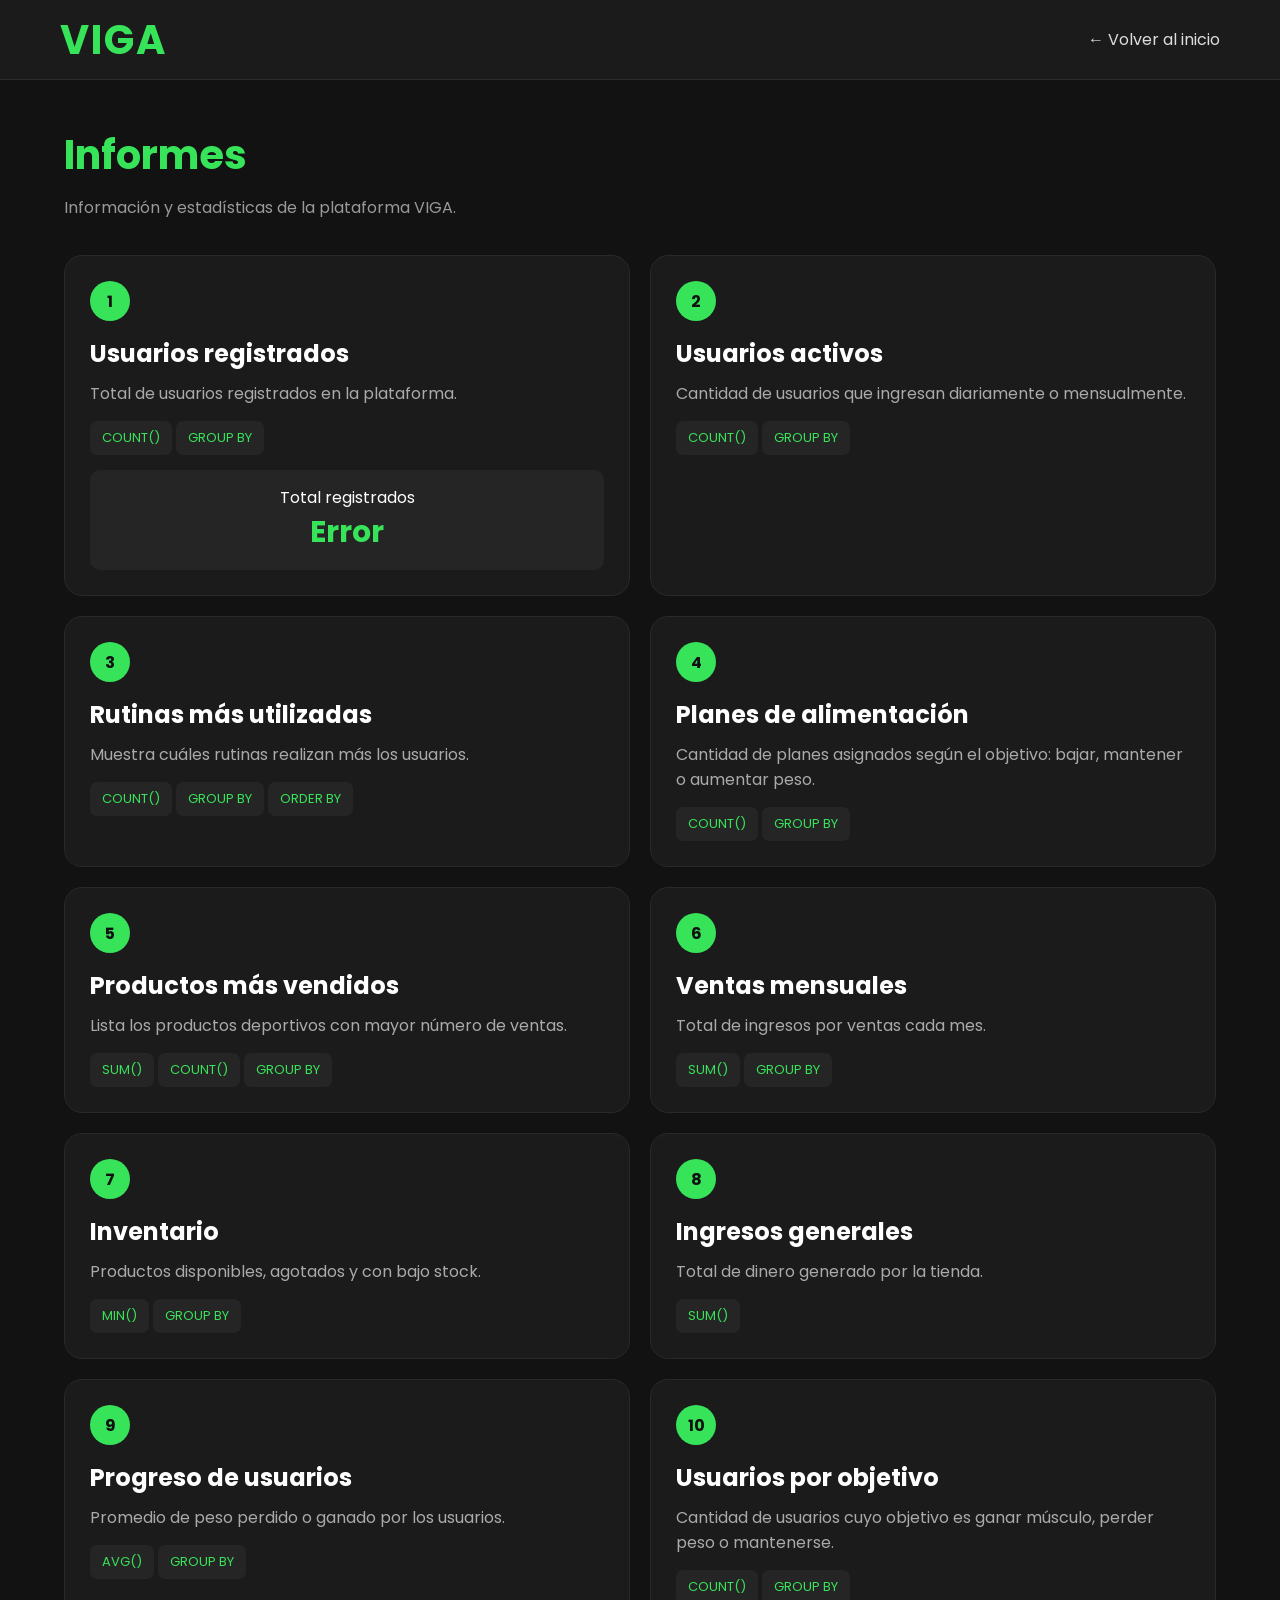
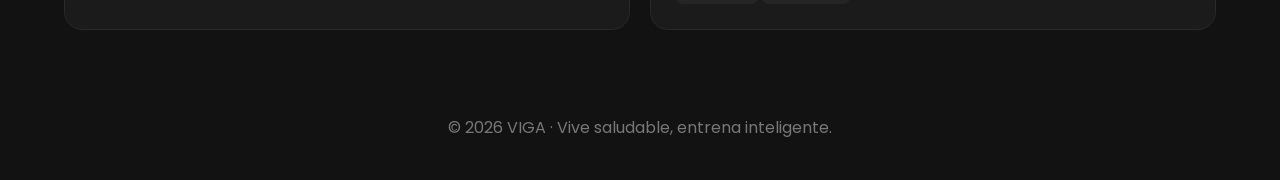
<file: reportes.html>
<!DOCTYPE html>
<html lang="es">

<head>

    <meta charset="UTF-8">

    <meta
        name="viewport"
        content="width=device-width, initial-scale=1.0"
    >

    <title>VIGA | Informes</title>


    <link
        href="https://fonts.googleapis.com/css2?family=Poppins:wght@300;400;500;600;700&display=swap"
        rel="stylesheet"
    >


    <style>

        * {

            margin: 0;

            padding: 0;

            box-sizing: border-box;

            font-family: 'Poppins', sans-serif;
        }


        body {

            background: #121212;

            color: white;

            min-height: 100vh;
        }


        header {

            height: 80px;

            background: #1b1b1b;

            border-bottom: 1px solid #2d2d2d;

            display: flex;

            align-items: center;

            justify-content: space-between;

            padding: 0 60px;
        }


        .logo {

            font-size: 40px;

            font-weight: 700;

            color: #37E359;

            letter-spacing: 2px;
        }


        .volver {

            color: #ddd;

            text-decoration: none;
        }


        .volver:hover {

            color: #37E359;
        }


        .contenedor {

            width: 90%;

            max-width: 1200px;

            margin: 45px auto;
        }


        .titulo {

            margin-bottom: 35px;
        }


        .titulo h1 {

            font-size: 40px;

            color: #37E359;

            margin-bottom: 10px;
        }


        .titulo p {

            color: #999;
        }


        .reportes {

            display: grid;

            grid-template-columns:
                repeat(2, 1fr);

            gap: 20px;
        }


        .reporte {

            background: #1b1b1b;

            border: 1px solid #292929;

            border-radius: 18px;

            padding: 25px;

            transition: .3s;
        }


        .reporte:hover {

            transform: translateY(-5px);

            border-color: #37E359;
        }


        .numero {

            width: 40px;

            height: 40px;

            background: #37E359;

            color: #111;

            border-radius: 50%;

            display: flex;

            align-items: center;

            justify-content: center;

            font-weight: bold;

            margin-bottom: 15px;
        }


        .reporte h2 {

            margin-bottom: 10px;
        }


        .reporte p {

            color: #aaa;

            line-height: 25px;

            margin-bottom: 15px;
        }


        .sql {

            display: inline-block;

            background: #252525;

            color: #37E359;

            padding: 7px 12px;

            border-radius: 7px;

            font-size: 13px;
        }


        .total {

            margin-top: 15px;

            padding: 15px;

            background: #252525;

            border-radius: 10px;

            text-align: center;
        }


        .total strong {

            display: block;

            font-size: 30px;

            color: #37E359;
        }


        footer {

            text-align: center;

            color: #777;

            padding: 40px;
        }


        @media(max-width: 800px) {

            .reportes {

                grid-template-columns: 1fr;
            }

        }

    </style>

</head>


<body>


<header>

    <div class="logo">
        VIGA
    </div>


    <a
        href="inicio.html"
        class="volver"
    >
        ← Volver al inicio
    </a>

</header>


<div class="contenedor">


    <div class="titulo">

        <h1>
            Informes
        </h1>

        <p>
            Información y estadísticas
            de la plataforma VIGA.
        </p>

    </div>


    <div class="reportes">


        <!-- 1 -->

        <div class="reporte">

            <div class="numero">
                1
            </div>

            <h2>
                Usuarios registrados
            </h2>

            <p>
                Total de usuarios registrados
                en la plataforma.
            </p>

            <span class="sql">
                COUNT()
            </span>

            <span class="sql">
                GROUP BY
            </span>

            <div class="total">

                Total registrados

                <strong id="totalUsuarios">
                    0
                </strong>

            </div>

        </div>


        <!-- 2 -->

        <div class="reporte">

            <div class="numero">
                2
            </div>

            <h2>
                Usuarios activos
            </h2>

            <p>
                Cantidad de usuarios que
                ingresan diariamente
                o mensualmente.
            </p>

            <span class="sql">
                COUNT()
            </span>

            <span class="sql">
                GROUP BY
            </span>

        </div>


        <!-- 3 -->

        <div class="reporte">

            <div class="numero">
                3
            </div>

            <h2>
                Rutinas más utilizadas
            </h2>

            <p>
                Muestra cuáles rutinas
                realizan más los usuarios.
            </p>

            <span class="sql">
                COUNT()
            </span>

            <span class="sql">
                GROUP BY
            </span>

            <span class="sql">
                ORDER BY
            </span>

        </div>


        <!-- 4 -->

        <div class="reporte">

            <div class="numero">
                4
            </div>

            <h2>
                Planes de alimentación
            </h2>

            <p>
                Cantidad de planes asignados
                según el objetivo:
                bajar, mantener o aumentar peso.
            </p>

            <span class="sql">
                COUNT()
            </span>

            <span class="sql">
                GROUP BY
            </span>

        </div>


        <!-- 5 -->

        <div class="reporte">

            <div class="numero">
                5
            </div>

            <h2>
                Productos más vendidos
            </h2>

            <p>
                Lista los productos deportivos
                con mayor número de ventas.
            </p>

            <span class="sql">
                SUM()
            </span>

            <span class="sql">
                COUNT()
            </span>

            <span class="sql">
                GROUP BY
            </span>

        </div>


        <!-- 6 -->

        <div class="reporte">

            <div class="numero">
                6
            </div>

            <h2>
                Ventas mensuales
            </h2>

            <p>
                Total de ingresos por ventas
                cada mes.
            </p>

            <span class="sql">
                SUM()
            </span>

            <span class="sql">
                GROUP BY
            </span>

        </div>


        <!-- 7 -->

        <div class="reporte">

            <div class="numero">
                7
            </div>

            <h2>
                Inventario
            </h2>

            <p>
                Productos disponibles,
                agotados y con bajo stock.
            </p>

            <span class="sql">
                MIN()
            </span>

            <span class="sql">
                GROUP BY
            </span>

        </div>


        <!-- 8 -->

        <div class="reporte">

            <div class="numero">
                8
            </div>

            <h2>
                Ingresos generales
            </h2>

            <p>
                Total de dinero generado
                por la tienda.
            </p>

            <span class="sql">
                SUM()
            </span>

        </div>


        <!-- 9 -->

        <div class="reporte">

            <div class="numero">
                9
            </div>

            <h2>
                Progreso de usuarios
            </h2>

            <p>
                Promedio de peso perdido
                o ganado por los usuarios.
            </p>

            <span class="sql">
                AVG()
            </span>

            <span class="sql">
                GROUP BY
            </span>

        </div>


        <!-- 10 -->

        <div class="reporte">

            <div class="numero">
                10
            </div>

            <h2>
                Usuarios por objetivo
            </h2>

            <p>
                Cantidad de usuarios cuyo
                objetivo es ganar músculo,
                perder peso o mantenerse.
            </p>

            <span class="sql">
                COUNT()
            </span>

            <span class="sql">
                GROUP BY
            </span>

        </div>


    </div>

</div>


<footer>

    © 2026 VIGA ·
    Vive saludable,
    entrena inteligente.

</footer>


<script>

    /*
       Este código consulta tu servidor
       para mostrar el total real
       de usuarios registrados.
    */

    fetch("http://localhost:3000/reportes/usuarios")

        .then(response => {

            if (!response.ok) {

                throw new Error(
                    "Error obteniendo usuarios"
                );

            }

            return response.json();

        })

        .then(data => {

            document
                .getElementById("totalUsuarios")
                .textContent = data.total;

        })

        .catch(error => {

            console.error(error);

            document
                .getElementById("totalUsuarios")
                .textContent = "Error";

        });

</script>


</body>

</html>
</file>
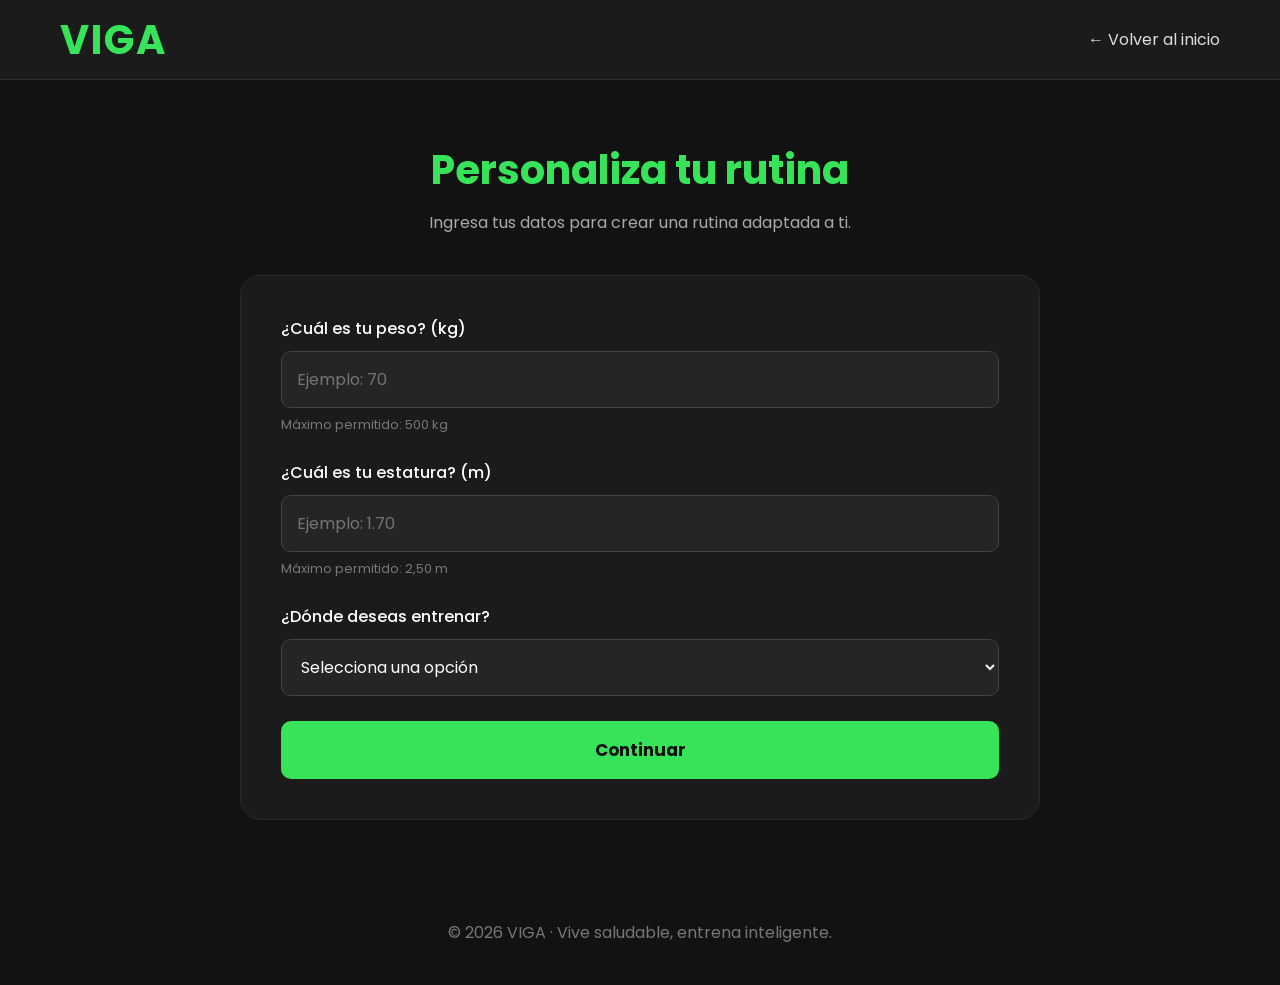
<file: rutinas.html>
<!DOCTYPE html>
<html lang="es">

<head>

    <meta charset="UTF-8">

    <meta
        name="viewport"
        content="width=device-width, initial-scale=1.0"
    >

    <title>VIGA | Rutinas</title>

    <link
        href="https://fonts.googleapis.com/css2?family=Poppins:wght@300;400;500;600;700&display=swap"
        rel="stylesheet"
    >

    <!-- TEMA GLOBAL -->
    <script src="tema.js"></script>

    <style>

        * {
            margin: 0;
            padding: 0;
            box-sizing: border-box;
            font-family: 'Poppins', sans-serif;
        }


        /* =================================================
           MODO OSCURO
        ================================================= */

        body {

            background: #121212;

            color: white;

            min-height: 100vh;

        }


        header {

            height: 80px;

            background: #1b1b1b;

            border-bottom: 1px solid #2d2d2d;

            display: flex;

            align-items: center;

            justify-content: space-between;

            padding: 0 60px;

        }


        .logo {

            color: #37E359;

            font-size: 40px;

            font-weight: 700;

            letter-spacing: 2px;

        }


        .volver {

            color: #ddd;

            text-decoration: none;

            transition: .3s;

        }


        .volver:hover {

            color: #37E359;

        }


        .contenedor {

            width: 90%;

            max-width: 800px;

            margin: 60px auto;

        }


        .titulo {

            text-align: center;

            margin-bottom: 40px;

        }


        .titulo h1 {

            font-size: 40px;

            color: #37E359;

            margin-bottom: 10px;

        }


        .titulo p {

            color: #aaa;

        }


        .formulario {

            background: #1b1b1b;

            padding: 40px;

            border-radius: 20px;

            border: 1px solid #292929;

        }


        .campo {

            margin-bottom: 25px;

        }


        .campo label {

            display: block;

            margin-bottom: 10px;

            font-weight: 500;

        }


        .campo input,
        .campo select {

            width: 100%;

            padding: 15px;

            border: 1px solid #444;

            border-radius: 10px;

            background: #252525;

            color: white;

            font-size: 16px;

            outline: none;

        }


        .campo input:focus,
        .campo select:focus {

            border-color: #37E359;

        }


        .ayuda {

            display: block;

            margin-top: 7px;

            color: #777;

            font-size: 13px;

        }


        .resultado {

            background: #252525;

            padding: 20px;

            border-radius: 12px;

            margin-bottom: 25px;

            display: none;

        }


        .resultado strong {

            color: #37E359;

        }


        .boton {

            width: 100%;

            padding: 16px;

            border: none;

            border-radius: 10px;

            background: #37E359;

            color: #111;

            font-size: 17px;

            font-weight: 700;

            cursor: pointer;

            transition: .3s;

        }


        .boton:hover {

            background: #65ef7d;

            transform: translateY(-2px);

        }


        footer {

            text-align: center;

            color: #777;

            padding: 40px;

        }


        /* =================================================
           MODO CLARO
        ================================================= */

        html.tema-claro body,
        body.tema-claro {

            background: #f5f5f5;

            color: #222;

        }


        html.tema-claro header,
        body.tema-claro header {

            background: #ffffff;

            border-bottom-color: #dddddd;

        }


        html.tema-claro .volver,
        body.tema-claro .volver {

            color: #555;

        }


        html.tema-claro .titulo p,
        body.tema-claro .titulo p {

            color: #666;

        }


        html.tema-claro .formulario,
        body.tema-claro .formulario {

            background: #ffffff;

            border-color: #dddddd;

        }


        html.tema-claro .campo input,
        html.tema-claro .campo select,
        body.tema-claro .campo input,
        body.tema-claro .campo select {

            background: #f1f1f1;

            color: #222;

            border-color: #cccccc;

        }


        html.tema-claro .campo input::placeholder,
        body.tema-claro .campo input::placeholder {

            color: #888;

        }


        html.tema-claro .resultado,
        body.tema-claro .resultado {

            background: #eeeeee;

        }


        html.tema-claro .ayuda,
        body.tema-claro .ayuda {

            color: #777;

        }


        html.tema-claro footer,
        body.tema-claro footer {

            color: #666;

        }


        /* =================================================
           RESPONSIVE
        ================================================= */

        @media(max-width:600px) {

            header {

                padding: 0 25px;

            }


            .logo {

                font-size: 32px;

            }


            .formulario {

                padding: 25px;

            }


            .titulo h1 {

                font-size: 30px;

            }

        }

    </style>

</head>


<body>


<header>

    <div class="logo">
        VIGA
    </div>


    <a
        href="inicio.html"
        class="volver"
    >
        ← Volver al inicio
    </a>

</header>



<div class="contenedor">


    <div class="titulo">

        <h1>
            Personaliza tu rutina
        </h1>


        <p>
            Ingresa tus datos para crear una rutina
            adaptada a ti.
        </p>

    </div>



    <div class="formulario">


        <!-- PESO -->

        <div class="campo">

            <label for="peso">
                ¿Cuál es tu peso? (kg)
            </label>


            <input
                type="number"
                id="peso"
                min="1"
                max="500"
                step="0.1"
                placeholder="Ejemplo: 70"
            >


            <span class="ayuda">
                Máximo permitido: 500 kg
            </span>

        </div>



        <!-- ESTATURA -->

        <div class="campo">

            <label for="estatura">
                ¿Cuál es tu estatura? (m)
            </label>


            <input
                type="number"
                id="estatura"
                min="0.50"
                max="2.50"
                step="0.01"
                placeholder="Ejemplo: 1.70"
            >


            <span class="ayuda">
                Máximo permitido: 2,50 m
            </span>

        </div>



        <!-- TIPO -->

        <div class="campo">

            <label for="tipo">
                ¿Dónde deseas entrenar?
            </label>


            <select id="tipo">

                <option value="">
                    Selecciona una opción
                </option>


                <option value="casa">
                    🏠 Entrenar en casa
                </option>


                <option value="gym">
                    🏋️ Entrenar en gimnasio
                </option>

            </select>

        </div>



        <!-- RESULTADO -->

        <div
            id="resultado"
            class="resultado"
        ></div>



        <button
            class="boton"
            onclick="crearRutina()"
        >
            Continuar
        </button>

    </div>

</div>



<footer>

    © 2026 VIGA ·
    Vive saludable, entrena inteligente.

</footer>



<script>


function crearRutina() {


    const peso =
        parseFloat(
            document.getElementById("peso").value
        );


    const estatura =
        parseFloat(
            document.getElementById("estatura").value
        );


    const tipo =
        document.getElementById("tipo").value;



    /* VALIDAR PESO */

    if (
        isNaN(peso) ||
        peso < 1 ||
        peso > 500
    ) {

        alert(
            "El peso debe estar entre 1 y 500 kg."
        );

        return;

    }



    /* VALIDAR ESTATURA */

    if (
        isNaN(estatura) ||
        estatura < 0.50 ||
        estatura > 2.50
    ) {

        alert(
            "La estatura debe estar entre 0,50 y 2,50 metros."
        );

        return;

    }



    /* VALIDAR TIPO */

    if (tipo === "") {

        alert(
            "Selecciona si deseas entrenar en casa o gimnasio."
        );

        return;

    }



    /* CALCULAR IMC */

    const imc =
        peso /
        (estatura * estatura);


    let categoria;


    if (imc < 18.5) {

        categoria = "Bajo peso";

    }

    else if (imc < 25) {

        categoria = "Peso normal";

    }

    else if (imc < 30) {

        categoria = "Sobrepeso";

    }

    else {

        categoria = "Obesidad";

    }



    /* MOSTRAR RESULTADO */

    const resultado =
        document.getElementById("resultado");


    resultado.style.display =
        "block";


    resultado.innerHTML =

        "Tu IMC aproximado es: " +

        "<strong>" +
        imc.toFixed(1) +
        "</strong>" +

        "<br>" +

        "Clasificación aproximada: " +

        "<strong>" +
        categoria +
        "</strong>";



    /* IR A PLAN */

    window.location.href =

        "rutina.plan.html" +

        "?peso=" +
        encodeURIComponent(peso) +

        "&estatura=" +
        encodeURIComponent(estatura) +

        "&tipo=" +
        encodeURIComponent(tipo);

}



/* LIMITAR PESO */

document
    .getElementById("peso")
    .addEventListener(
        "input",
        function () {

            if (
                parseFloat(this.value) > 500
            ) {

                this.value = 500;

            }

        }
    );



/* LIMITAR ESTATURA */

document
    .getElementById("estatura")
    .addEventListener(
        "input",
        function () {

            if (
                parseFloat(this.value) > 2.50
            ) {

                this.value = 2.50;

            }

        }
    );

</script>


</body>

</html>
</file>
<file: index.css>
* {
    margin: 0;
    padding: 0;
    box-sizing: border-box;
    font-family: 'Poppins', sans-serif;
}


body {

    min-height: 100vh;

    display: flex;

    justify-content: center;

    align-items: center;

    background:

        linear-gradient(
            rgba(0, 0, 0, 0.70),
            rgba(0, 0, 0, 0.82)
        ),

        url("https://images.unsplash.com/photo-1494438639946-1ebd1d20bf85?auto=format&fit=crop&w=1800&q=80");

    background-size: cover;

    background-position: center;

    background-attachment: fixed;

    color: white;

}


/* =========================================
   CONTENEDOR PRINCIPAL
========================================= */

.contenedor {

    width: 1100px;

    max-width: 94%;

    min-height: 650px;

    display: grid;

    grid-template-columns: 1fr 1fr;

    background: rgba(20, 20, 20, 0.97);

    border-radius: 25px;

    overflow: hidden;

    box-shadow:
        0 25px 70px
        rgba(0, 0, 0, 0.7);

}


/* =========================================
   INFORMACIÓN IZQUIERDA
========================================= */

.informacion {

    padding: 65px;

    display: flex;

    flex-direction: column;

    justify-content: center;

    background:

        linear-gradient(
            rgba(15, 15, 15, 0.78),
            rgba(15, 15, 15, 0.95)
        );

}


.logo {

    font-size: 50px;

    font-weight: 700;

    letter-spacing: 4px;

    color: #37E359;

    margin-bottom: 55px;

}


.informacion h1 {

    font-size: 40px;

    line-height: 1.2;

    margin-bottom: 20px;

}


.informacion > p {

    color: #bdbdbd;

    font-size: 17px;

    line-height: 30px;

    margin-bottom: 35px;

    max-width: 450px;

}


.beneficios {

    display: flex;

    flex-direction: column;

    gap: 20px;

}


.beneficios div {

    color: #dddddd;

    font-size: 15px;

}


/* =========================================
   FORMULARIO
========================================= */

.formulario {

    padding: 45px 60px;

    overflow-y: auto;

}


.formulario h2 {

    font-size: 32px;

    margin-bottom: 8px;

}


.subtitulo {

    color: #999;

    font-size: 14px;

    margin-bottom: 25px;

}


/* =========================================
   CAMPOS
========================================= */

.campo {

    margin-bottom: 14px;

}


.campo label {

    display: block;

    color: #ddd;

    font-size: 13px;

    margin-bottom: 6px;

}


.campo input {

    width: 100%;

    padding: 12px 15px;

    border-radius: 9px;

    border: 1px solid #353535;

    background: #222;

    color: white;

    outline: none;

    font-size: 14px;

    transition: 0.3s;

}


.campo input::placeholder {

    color: #777;

}


.campo input:focus {

    border-color: #37E359;

    box-shadow:
        0 0 0 2px
        rgba(55, 227, 89, 0.12);

}


/* =========================================
   BOTÓN
========================================= */

#btnRegistrar {

    width: 100%;

    padding: 14px;

    margin-top: 8px;

    border: none;

    border-radius: 10px;

    background: #37E359;

    color: #111;

    font-size: 16px;

    font-weight: 700;

    cursor: pointer;

    transition: 0.3s;

}


#btnRegistrar:hover {

    background: #5cff79;

    transform: translateY(-2px);

}


#btnRegistrar:disabled {

    opacity: 0.6;

    cursor: not-allowed;

    transform: none;

}


/* =========================================
   MENSAJES
========================================= */

.mensaje {

    min-height: 22px;

    text-align: center;

    margin-top: 13px;

    font-size: 13px;

}


.mensaje.error {

    color: #ff6565;

}


.mensaje.correcto {

    color: #37E359;

}


/* =========================================
   LOGIN
========================================= */

.login {

    text-align: center;

    margin-top: 18px;

    color: #999;

    font-size: 14px;

}


.login a {

    color: #37E359;

    font-weight: 600;

    text-decoration: underline;

}


/* =========================================
   RESPONSIVE
========================================= */

@media (max-width: 850px) {

    .contenedor {

        grid-template-columns: 1fr;

    }


    .informacion {

        padding: 40px;

        min-height: 350px;

    }


    .logo {

        margin-bottom: 25px;

    }


    .informacion h1 {

        font-size: 32px;

    }


    .formulario {

        padding: 40px 30px;

    }

}
</file>
<file: tema.css>
/* =========================================================
   TEMA GLOBAL VIGA
========================================================= */


/* =========================================================
   TRANSICIÓN
========================================================= */

body,
header,
nav,
main,
section,
article,
footer,
aside,
div,
.card,
.tarjeta,
.config-card,
.ejercicio,
.producto,
.informacion,
.contenedor,
.menu,
.modal-contenido,
.formulario,
.caja,
.panel,
input,
select,
textarea,
button {
    transition:
        background-color 0.3s ease,
        color 0.3s ease,
        border-color 0.3s ease;
}


/* =========================================================
   MODO CLARO - GENERAL
========================================================= */

body.claro {

    background: #f3f3f3 !important;

    color: #111 !important;

}


/* =========================================================
   HEADER
========================================================= */

body.claro header {

    background: #ffffff !important;

    color: #111 !important;

    border-color: #dddddd !important;

}


/* Logos */

body.claro .logo {

    color: #37e359 !important;

}


/* Enlaces */

body.claro a {

    color: inherit;

}


/* Botón volver */

body.claro .volver {

    color: #222 !important;

}


/* =========================================================
   TEXTOS
========================================================= */

body.claro h1,
body.claro h2,
body.claro h3,
body.claro h4,
body.claro h5,
body.claro h6 {

    color: #111 !important;

}


body.claro p {

    color: #555 !important;

}


body.claro span {

    color: inherit;

}


body.claro label {

    color: #333 !important;

}


/* =========================================================
   CONTENEDORES
========================================================= */

body.claro .contenedor {

    color: #111;

}


/* =========================================================
   TARJETAS
========================================================= */

body.claro .tarjeta,
body.claro .config-card,
body.claro .card,
body.claro .ejercicio,
body.claro .producto,
body.claro .informacion,
body.claro .seccion,
body.claro .panel,
body.claro .caja {

    background: #ffffff !important;

    color: #111 !important;

    border-color: #dddddd !important;

    box-shadow:
        0 5px 20px rgba(0, 0, 0, 0.08);

}


/* Hover */

body.claro .tarjeta:hover,
body.claro .config-card:hover,
body.claro .card:hover,
body.claro .ejercicio:hover,
body.claro .producto:hover {

    background: #fafafa !important;

}


/* =========================================================
   INFORMACIÓN DE RUTINAS
========================================================= */

body.claro .dato {

    color: #111 !important;

}


body.claro .dato strong {

    color: #159c35 !important;

}


body.claro .dato span {

    color: #666 !important;

}


/* =========================================================
   BOTONES DE DÍAS
========================================================= */

body.claro .dia {

    background: #ffffff !important;

    color: #222 !important;

    border-color: #dddddd !important;

}


body.claro .dia:hover {

    background: #eeeeee !important;

}


body.claro .dia.activo {

    background: #37e359 !important;

    color: #111 !important;

}


/* =========================================================
   CAMPOS
========================================================= */

body.claro input,
body.claro select,
body.claro textarea {

    background: #ffffff !important;

    color: #111 !important;

    border-color: #cccccc !important;

}


body.claro input::placeholder,
body.claro textarea::placeholder {

    color: #888 !important;

}


/* =========================================================
   SELECT
========================================================= */

body.claro select {

    background: #ffffff !important;

    color: #222 !important;

}


/* =========================================================
   BOTONES SECUNDARIOS
========================================================= */

body.claro .boton-secundario {

    background: #eeeeee !important;

    color: #222 !important;

}


/* =========================================================
   ICONOS / CAJAS DE ICONOS
========================================================= */

body.claro .icono {

    background: #eeeeee !important;

    color: #222 !important;

}


/* =========================================================
   MENÚ
========================================================= */

body.claro .menu {

    background: #ffffff !important;

    color: #111 !important;

    border-color: #dddddd !important;

}


body.claro .menu a {

    color: #222 !important;

}


body.claro .menu a:hover {

    background: #f0f0f0 !important;

}


/* =========================================================
   OPCIONES
========================================================= */

body.claro .opcion {

    border-color: #e0e0e0 !important;

}


body.claro .opcion-titulo {

    color: #111 !important;

}


body.claro .opcion-descripcion {

    color: #777 !important;

}


/* =========================================================
   APARIENCIA
========================================================= */

body.claro .tema {

    background: #ffffff !important;

    color: #555 !important;

    border-color: #dddddd !important;

}


body.claro .tema:hover {

    border-color: #37e359 !important;

}


body.claro .tema.activo {

    background:
        rgba(55, 227, 89, 0.10) !important;

    color: #159c35 !important;

    border-color: #37e359 !important;

}


/* =========================================================
   PRIVACIDAD
========================================================= */

body.claro .privacidad-box {

    background: #f4f4f4 !important;

    color: #666 !important;

}


body.claro .privacidad-box strong {

    color: #222 !important;

}


/* =========================================================
   SERIES DE RUTINAS
========================================================= */

body.claro .series {

    background: #f0f0f0 !important;

    color: #159c35 !important;

}


/* =========================================================
   EXPLICACIÓN DE EJERCICIO
========================================================= */

body.claro .modal {

    background:
        rgba(255, 255, 255, 0.80) !important;

}


body.claro .modal-contenido {

    background: #ffffff !important;

    color: #111 !important;

    border-color: #37e359 !important;

}


body.claro .modal-contenido h2 {

    color: #159c35 !important;

}


body.claro .modal-contenido h4 {

    color: #222 !important;

}


body.claro .modal-contenido p {

    color: #555 !important;

}


body.claro .modal-series {

    background: #f0f0f0 !important;

    color: #159c35 !important;

}


body.claro .cerrar {

    background: #eeeeee !important;

    color: #222 !important;

}


/* =========================================================
   FOOTER
========================================================= */

body.claro footer {

    background: transparent !important;

    color: #777 !important;

}


/* =========================================================
   CERRAR SESIÓN
========================================================= */

body.claro .cerrar-card {

    background: #ffffff !important;

    color: #111 !important;

    border-color: #dddddd !important;

}


body.claro .cerrar-card p {

    color: #666 !important;

}


/* =========================================================
   MENSAJES
========================================================= */

body.claro #mensaje {

    background: #ffffff !important;

    color: #222 !important;

    border-color: #37e359 !important;

}


/* =========================================================
   TABLAS / REPORTES
========================================================= */

body.claro table {

    background: #ffffff !important;

    color: #222 !important;

}


body.claro th {

    background: #eeeeee !important;

    color: #222 !important;

}


body.claro td {

    background: #ffffff !important;

    color: #333 !important;

    border-color: #dddddd !important;

}


/* =========================================================
   RESPONSIVE
========================================================= */

@media (max-width: 750px) {

    body.claro .tarjeta,
    body.claro .config-card,
    body.claro .card,
    body.claro .ejercicio,
    body.claro .producto {

        background: #ffffff !important;

    }

}
</file>
